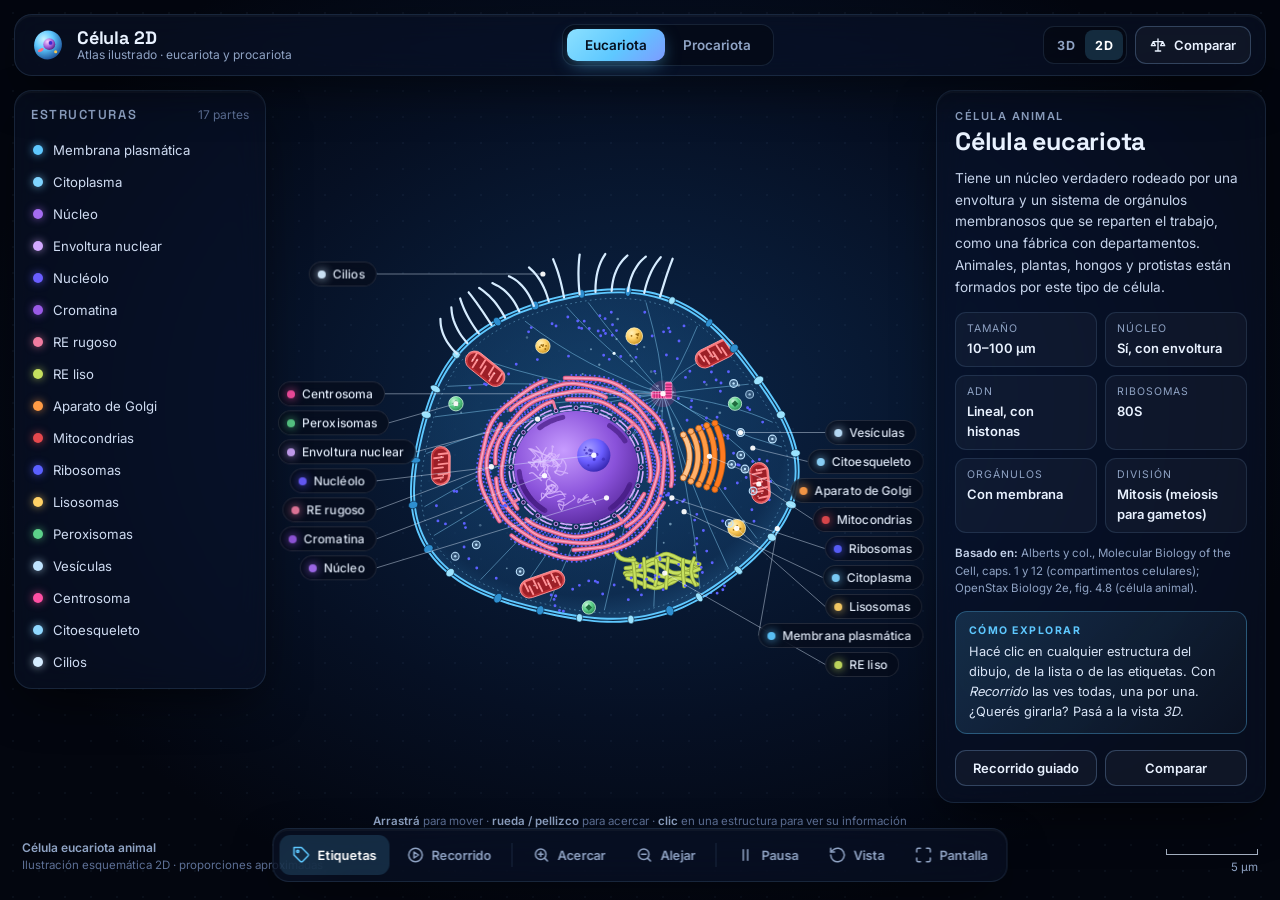
<file: index.html>
<!DOCTYPE html>
<html lang="es">
<head>
<meta charset="utf-8">
<meta name="viewport" content="width=device-width, initial-scale=1">
<title>Célula · Eucariota y Procariota</title>
<!-- Página de entrada: GitHub Pages abre index.html por defecto y esta redirige a la vista 2D (desde ahí se pasa a la 3D) -->
<meta http-equiv="refresh" content="0; url=celula2d.html">
<link rel="canonical" href="celula2d.html">
<script>location.replace('celula2d.html' + location.search + location.hash);</script>
<style>
  html, body { height: 100%; margin: 0; background: #03060f; color: #8fa3c4;
    font: 15px system-ui, -apple-system, "Segoe UI", Roboto, sans-serif; }
  body { display: grid; place-items: center; padding: 16px; box-sizing: border-box; text-align: center; }
  a { color: #5ec8ff; }
</style>
</head>
<body>
<p>Abriendo la célula… Si no se abre sola, <a href="celula2d.html">entrá acá</a>.</p>
</body>
</html>
</file>
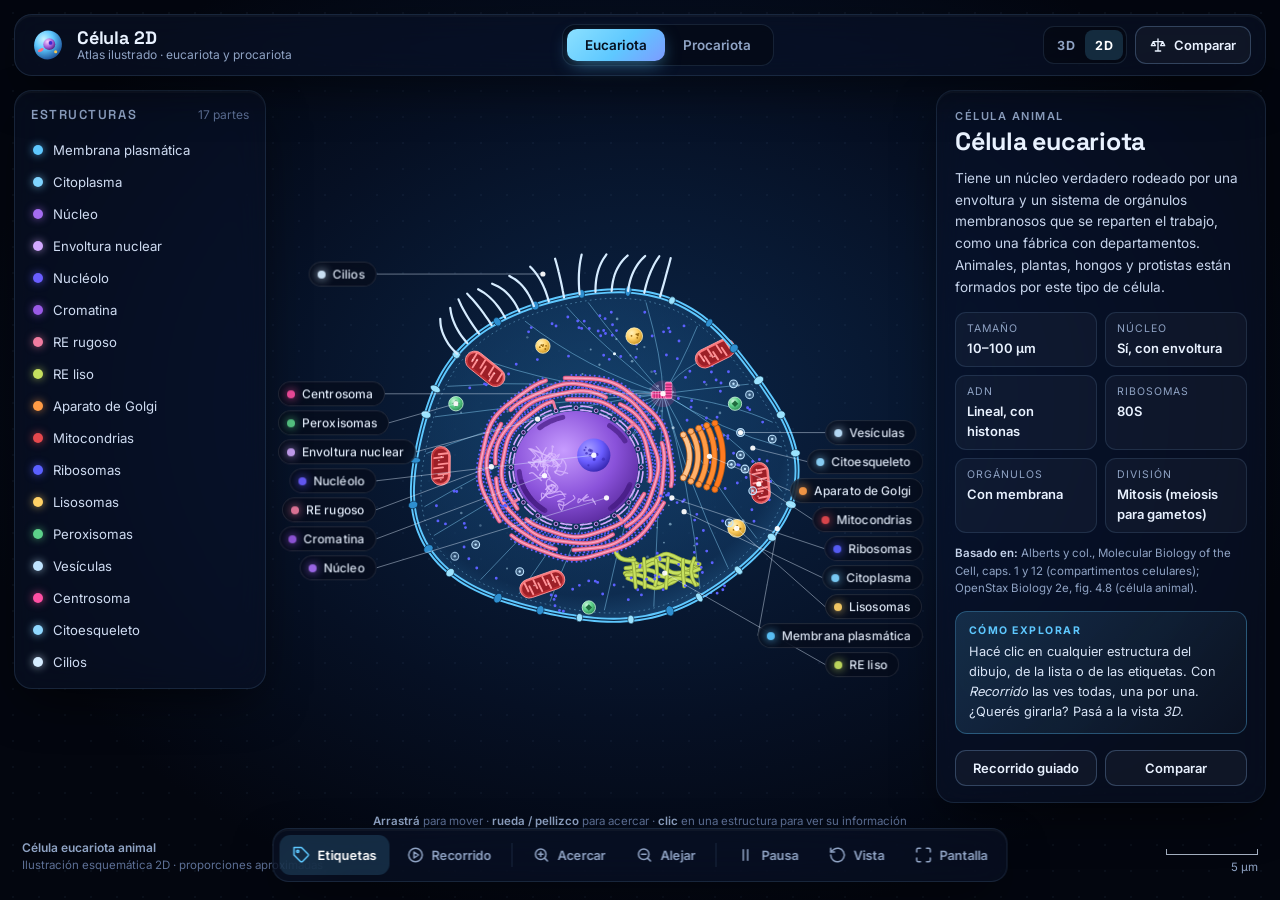
<file: celula2d.html>
<!DOCTYPE html>
<html lang="es">
<head>
<meta charset="utf-8">
<meta name="viewport" content="width=device-width, initial-scale=1, viewport-fit=cover">
<title>Célula 2D · Eucariota y Procariota</title>
<meta name="description" content="Ilustración 2D interactiva y animada de la célula eucariota (animal) y la célula procariota (bacteria), con sus partes señaladas.">
<link rel="stylesheet" href="fonts/fuentes.css">
<style>
:root{
  --bg:#03060f;
  --panel:rgba(10,18,36,.64);
  --panel-2:rgba(16,28,54,.72);
  --brd:rgba(150,200,255,.13);
  --brd-2:rgba(150,200,255,.26);
  --txt:#e9f2ff;
  --mut:#8fa3c4;
  --dim:#5d7096;
  --acc:#5ec8ff;
  --acc-2:#ff5fa2;
  --ok:#7ee0a8;
  --rad:18px;
  --shadow:0 18px 50px -12px rgba(0,0,0,.65), 0 2px 0 rgba(255,255,255,.03) inset;
  --ease:cubic-bezier(.22,.8,.24,1);
}
*{box-sizing:border-box;margin:0;padding:0}
html,body{height:100%;overflow:hidden;background:var(--bg);color:var(--txt);
  font-family:Inter,system-ui,-apple-system,"Segoe UI",Roboto,sans-serif;-webkit-font-smoothing:antialiased}
button{font:inherit;color:inherit;background:none;border:0;cursor:pointer}
#scene{position:fixed;inset:0;width:100vw;height:100vh;display:block;touch-action:none;outline:none}
#scene.hovering{cursor:pointer}
#lines{position:fixed;inset:0;width:100vw;height:100vh;pointer-events:none;z-index:2}
#lines path{fill:none;stroke:rgba(225,238,255,.5);stroke-width:1;transition:stroke .25s,opacity .3s}
#lines path.on{stroke:#fff;stroke-width:1.6}
#lines circle{fill:#fff;transition:opacity .3s}
#labels{position:fixed;inset:0;pointer-events:none;z-index:3}
.lbl{position:absolute;left:0;top:0;display:flex;align-items:center;gap:7px;padding:4px 11px 4px 8px;border-radius:999px;
  background:rgba(7,13,28,.74);border:1px solid rgba(255,255,255,.12);font-size:12px;font-weight:500;letter-spacing:.01em;
  white-space:nowrap;pointer-events:auto;cursor:pointer;backdrop-filter:blur(6px);-webkit-backdrop-filter:blur(6px);
  transition:opacity .35s var(--ease),background .2s,border-color .2s,box-shadow .2s;will-change:transform;opacity:0}
.lbl i{width:8px;height:8px;border-radius:50%;background:var(--c);box-shadow:0 0 10px var(--c);flex:none}
.lbl:hover,.lbl.on{background:rgba(18,32,62,.92);border-color:var(--c);box-shadow:0 0 0 3px color-mix(in srgb,var(--c) 22%,transparent)}
.lbl.on{font-weight:600}
#tip{position:fixed;z-index:20;pointer-events:none;padding:6px 10px;border-radius:9px;font-size:12px;font-weight:600;
  background:rgba(6,12,26,.9);border:1px solid var(--brd-2);opacity:0;transform:translate(14px,14px);transition:opacity .15s}
#tip.show{opacity:1}

.glass{background:var(--panel);border:1px solid var(--brd);box-shadow:var(--shadow);
  backdrop-filter:blur(16px) saturate(150%);-webkit-backdrop-filter:blur(16px) saturate(150%)}

/* ---------- header ---------- */
header.top{position:fixed;z-index:10;top:14px;left:14px;right:14px;height:62px;border-radius:var(--rad);
  display:flex;align-items:center;justify-content:space-between;padding:0 14px 0 16px;gap:12px}
.brand{display:flex;align-items:center;gap:12px;min-width:0}
.brand svg{flex:none}
.brand h1{font-family:"Space Grotesk",Inter,sans-serif;font-size:18px;font-weight:700;letter-spacing:-.01em;line-height:1.1}
.brand p{font-size:12px;color:var(--mut);white-space:nowrap;overflow:hidden;text-overflow:ellipsis}
.seg{position:relative;display:flex;padding:4px;border-radius:13px;background:rgba(0,0,0,.32);border:1px solid var(--brd)}
.seg button{position:relative;z-index:1;padding:8px 18px;font-size:13.5px;font-weight:600;color:var(--mut);border-radius:10px;transition:color .3s}
.seg button.on{color:#06101f}
.seg-ind{position:absolute;z-index:0;top:4px;bottom:4px;left:4px;border-radius:10px;
  background:linear-gradient(135deg,#8be0ff,#5ec8ff 55%,#7d9bff);box-shadow:0 6px 18px -4px rgba(94,200,255,.55);
  transition:transform .45s var(--ease),width .45s var(--ease),background .45s}
.seg.pro .seg-ind{background:linear-gradient(135deg,#9df3b9,#4fd38b 55%,#2fb5a0);box-shadow:0 6px 18px -4px rgba(79,211,139,.55)}
.top-actions{display:flex;gap:8px;align-items:center}
.btn{display:inline-flex;align-items:center;gap:8px;height:38px;padding:0 14px;border-radius:11px;font-size:13px;font-weight:600;
  border:1px solid var(--brd-2);background:rgba(255,255,255,.04);transition:background .2s,border-color .2s,transform .15s}
.btn:hover{background:rgba(255,255,255,.09);border-color:rgba(160,210,255,.4)}
.btn:active{transform:scale(.97)}
.btn svg{width:16px;height:16px}

.vsw{display:flex;padding:3px;border-radius:11px;background:rgba(0,0,0,.32);border:1px solid var(--brd)}
.vsw a,.vsw span{display:grid;place-items:center;height:30px;min-width:38px;padding:0 10px;border-radius:8px;font-size:12.5px;font-weight:700;
  color:var(--mut);text-decoration:none;letter-spacing:.02em;transition:background .2s,color .2s}
.vsw a:hover{background:rgba(255,255,255,.08);color:#fff}
.vsw .on{background:rgba(94,200,255,.18);color:#fff}

/* ---------- left list ---------- */
#list{position:fixed;z-index:9;top:90px;left:14px;width:252px;max-height:calc(100vh - 186px);border-radius:var(--rad);
  display:flex;flex-direction:column;overflow:hidden;transition:transform .5s var(--ease),opacity .5s}
.ph{display:flex;align-items:baseline;justify-content:space-between;padding:15px 16px 9px}
.ph h2{font-family:"Space Grotesk",Inter,sans-serif;font-size:13px;letter-spacing:.12em;text-transform:uppercase;color:var(--mut);font-weight:600}
.ph span{font-size:12px;color:var(--dim)}
#partList{list-style:none;overflow-y:auto;padding:2px 8px 10px;scrollbar-width:thin;scrollbar-color:rgba(150,200,255,.2) transparent}
#partList li{display:flex;align-items:center;gap:10px;padding:8px 10px;border-radius:10px;font-size:13.2px;cursor:pointer;
  color:#cfdcf2;transition:background .18s,color .18s;position:relative;opacity:0;transform:translateX(-8px);
  animation:liIn .5s var(--ease) forwards}
@keyframes liIn{to{opacity:1;transform:none}}
#partList li:hover{background:rgba(255,255,255,.055);color:#fff}
#partList li.on{background:linear-gradient(90deg,color-mix(in srgb,var(--c) 22%,transparent),rgba(255,255,255,.03));color:#fff;font-weight:600}
#partList li.on::before{content:"";position:absolute;left:0;top:8px;bottom:8px;width:3px;border-radius:3px;background:var(--c)}
#partList li i{width:10px;height:10px;border-radius:50%;background:var(--c);box-shadow:0 0 8px color-mix(in srgb,var(--c) 70%,transparent);flex:none}
#partList li small{margin-left:auto;font-size:10.5px;color:var(--dim);font-weight:500;text-transform:uppercase;letter-spacing:.06em}

/* ---------- right info ---------- */
#info{position:fixed;z-index:9;top:90px;right:14px;width:330px;max-height:calc(100vh - 186px);border-radius:var(--rad);
  overflow-y:auto;padding:18px 18px 16px;scrollbar-width:thin;scrollbar-color:rgba(150,200,255,.2) transparent;transition:opacity .3s}
#info.swap{animation:swap .45s var(--ease)}
@keyframes swap{from{opacity:0;transform:translateY(8px)}to{opacity:1;transform:none}}
.ip-kicker{font-size:11px;text-transform:uppercase;letter-spacing:.14em;color:var(--mut);font-weight:600}
.ip-head{display:flex;gap:12px;align-items:flex-start;margin-bottom:12px}
.ip-dot{width:38px;height:38px;border-radius:12px;flex:none;margin-top:2px;
  background:radial-gradient(circle at 32% 30%,#fff9 0,var(--c) 38%,color-mix(in srgb,var(--c) 45%,#000) 100%);box-shadow:0 8px 22px -6px var(--c)}
.ip-head h3{font-family:"Space Grotesk",Inter,sans-serif;font-size:21px;line-height:1.15;font-weight:700;letter-spacing:-.01em;margin-top:3px}
.ip-x{margin-left:auto;width:30px;height:30px;border-radius:9px;display:grid;place-items:center;color:var(--mut);flex:none;transition:background .2s,color .2s}
.ip-x:hover{background:rgba(255,255,255,.08);color:#fff}
#info p{font-size:13.6px;line-height:1.6;color:#c7d5ec}
#info h4{font-size:11px;text-transform:uppercase;letter-spacing:.13em;color:var(--mut);margin:16px 0 8px;font-weight:600}
#info ul{list-style:none;display:grid;gap:7px}
#info ul li{font-size:13.2px;line-height:1.5;color:#d3def0;padding-left:16px;position:relative}
#info ul li::before{content:"";position:absolute;left:2px;top:.62em;width:6px;height:6px;border-radius:2px;background:var(--c,var(--acc));transform:rotate(45deg)}
.ip-fact{margin-top:14px;padding:11px 13px;border-radius:12px;font-size:12.8px;line-height:1.55;color:#d8e4f6;
  background:linear-gradient(135deg,color-mix(in srgb,var(--c,#5ec8ff) 16%,transparent),rgba(255,255,255,.02));border:1px solid color-mix(in srgb,var(--c,#5ec8ff) 30%,transparent)}
.ip-fact b{display:block;font-size:10.5px;letter-spacing:.14em;text-transform:uppercase;margin-bottom:3px;color:var(--c,var(--acc))}
.ip-grid{display:grid;grid-template-columns:1fr 1fr;gap:8px;margin-top:14px}
.ip-grid div{padding:9px 11px;border-radius:11px;background:rgba(255,255,255,.035);border:1px solid var(--brd)}
.ip-grid span{display:block;font-size:10.5px;color:var(--mut);text-transform:uppercase;letter-spacing:.09em;margin-bottom:2px}
.ip-grid b{font-size:13px;font-weight:600}
.ip-actions{display:flex;gap:8px;margin-top:16px}
.ip-actions .btn{flex:1;justify-content:center;height:36px}
.ip-actions .btn.on{background:color-mix(in srgb,var(--c,#5ec8ff) 24%,transparent);border-color:var(--c,var(--acc))}
.ip-nav{display:flex;align-items:center;justify-content:space-between;margin-top:12px;font-size:12px;color:var(--mut)}
.ip-nav button{width:34px;height:30px;border-radius:9px;border:1px solid var(--brd);display:grid;place-items:center;transition:background .2s}
.ip-nav button:hover{background:rgba(255,255,255,.07)}
.ip-tags{display:flex;flex-wrap:wrap;gap:6px;margin-top:12px}
.ip-tags span{font-size:11.5px;padding:4px 9px;border-radius:999px;background:rgba(255,255,255,.05);border:1px solid var(--brd);color:#c9d7ee}

/* ---------- toolbar ---------- */
#toolbar{position:fixed;z-index:10;left:50%;bottom:18px;transform:translateX(-50%);display:flex;gap:4px;padding:6px;border-radius:16px}
.tb{position:relative;display:flex;align-items:center;gap:7px;height:40px;padding:0 13px;border-radius:11px;font-size:12.8px;font-weight:600;
  color:var(--mut);transition:background .2s,color .2s}
.tb svg{width:18px;height:18px;flex:none}
.tb:hover{background:rgba(255,255,255,.07);color:#fff}
.tb.on{color:#fff;background:rgba(94,200,255,.16)}
.tb.on svg{color:var(--acc)}
.sep{width:1px;margin:8px 3px;background:var(--brd)}
#hint{position:fixed;z-index:8;left:50%;bottom:72px;transform:translateX(-50%);font-size:11.5px;color:var(--dim);white-space:nowrap;
  transition:opacity .6s;pointer-events:none;text-align:center}
#hint b{color:var(--mut);font-weight:600}
#scale{position:fixed;z-index:8;right:22px;bottom:26px;display:flex;flex-direction:column;align-items:flex-end;gap:5px;font-size:11.5px;color:var(--mut);pointer-events:none}
#scale .bar{height:6px;border:1.5px solid rgba(220,235,255,.75);border-top:0;transition:width .25s}
#badge{position:fixed;z-index:8;left:22px;bottom:26px;font-size:11.5px;color:var(--dim);pointer-events:none;line-height:1.5}
#badge b{display:block;color:var(--mut);font-size:12px;font-weight:600}

/* ---------- modal ---------- */
.modal{position:fixed;inset:0;z-index:40;display:grid;place-items:center;padding:20px;background:rgba(2,5,12,.55);
  backdrop-filter:blur(6px);-webkit-backdrop-filter:blur(6px);transition:opacity .35s}
.modal.hidden{opacity:0;pointer-events:none}
.modal .card{width:min(860px,100%);max-height:calc(100vh - 40px);overflow:auto;border-radius:22px;padding:24px 24px 20px;
  background:var(--panel-2);transform:translateY(0) scale(1);transition:transform .45s var(--ease)}
.modal.hidden .card{transform:translateY(16px) scale(.98)}
.card-h{display:flex;align-items:center;justify-content:space-between;margin-bottom:6px}
.card-h h2{font-family:"Space Grotesk",Inter,sans-serif;font-size:24px;letter-spacing:-.01em}
.card .sub{font-size:13.5px;color:var(--mut);margin-bottom:16px}
table.cmp{width:100%;border-collapse:separate;border-spacing:0;font-size:13.4px}
table.cmp th,table.cmp td{padding:10px 12px;text-align:left;border-bottom:1px solid var(--brd);vertical-align:top;line-height:1.45}
table.cmp thead th{font-family:"Space Grotesk",Inter,sans-serif;font-size:14px;position:sticky;top:-24px;background:var(--panel-2)}
table.cmp thead th:nth-child(2){color:#8be0ff}
table.cmp thead th:nth-child(3){color:#7ee0a8}
table.cmp tbody th{color:var(--mut);font-weight:600;width:24%}
table.cmp tbody tr:hover td,table.cmp tbody tr:hover th{background:rgba(255,255,255,.025)}
.same{margin-top:16px;padding:12px 14px;border-radius:13px;font-size:13.2px;line-height:1.55;background:rgba(126,224,168,.08);border:1px solid rgba(126,224,168,.25);color:#d4f5e2}

/* ---------- loader ---------- */
#loader{position:fixed;inset:0;z-index:50;display:grid;place-items:center;background:radial-gradient(ellipse at 50% 45%,#0b1d3a 0,#03060f 70%);transition:opacity .9s ease,visibility .9s}
#loader.done{opacity:0;visibility:hidden}
#loader .ld{display:flex;flex-direction:column;align-items:center;gap:22px;text-align:center;padding:24px}
#loader p{color:var(--mut);font-size:14px;line-height:1.6}
#loader small{color:var(--dim)}
.blob{width:86px;height:86px;border-radius:50%;position:relative;
  background:radial-gradient(circle at 35% 30%,#bff0ff 0,#5ec8ff 30%,#1d5fa8 75%);box-shadow:0 0 60px -6px rgba(94,200,255,.6);animation:morph 3.2s ease-in-out infinite}
.blob::after{content:"";position:absolute;inset:28%;border-radius:50%;background:radial-gradient(circle at 40% 35%,#f1c2ff,#9b4dca 60%,#5b2380);animation:morph 2.6s ease-in-out infinite reverse}
@keyframes morph{0%,100%{border-radius:50% 48% 52% 50%/50% 52% 48% 50%;transform:rotate(0) scale(1)}
  33%{border-radius:58% 42% 50% 50%/45% 55% 45% 55%;transform:rotate(60deg) scale(1.04)}
  66%{border-radius:45% 55% 42% 58%/55% 45% 58% 42%;transform:rotate(120deg) scale(.97)}}
#loader.err .blob{filter:grayscale(1) brightness(.6);animation:none}

/* ---------- responsive ---------- */
@media (max-width:1100px){ #info{width:290px} #list{width:226px} }
@media (max-width:860px){
  header.top{top:10px;left:10px;right:10px;height:56px;padding:0 8px 0 12px}
  .brand p{display:none}
  .brand h1{font-size:16px}
  .seg button{padding:7px 12px;font-size:12.5px}
  .top-actions .btn span{display:none}
  .top-actions .btn{padding:0 10px}
  #list{top:auto;bottom:74px;left:10px;right:10px;width:auto;max-height:none;border-radius:14px}
  #list .ph{display:none}
  #partList{display:flex;gap:6px;overflow-x:auto;overflow-y:hidden;padding:7px;scrollbar-width:none}
  #partList::-webkit-scrollbar{display:none}
  #partList li{flex:none;padding:7px 11px;font-size:12.5px;white-space:nowrap;border:1px solid var(--brd)}
  #partList li small{display:none}
  #partList li.on::before{display:none}
  #info{top:auto;bottom:136px;left:10px;right:10px;width:auto;max-height:40vh;border-radius:16px;padding:14px}
  #info.collapsed{display:none}
  #toolbar{bottom:12px;left:10px;right:10px;transform:none;justify-content:space-between;overflow-x:auto;scrollbar-width:none}
  .tb span{display:none}
  .tb{padding:0 11px}
  .sep{display:none}
  #hint,#badge{display:none}
  #scale{right:16px;bottom:auto;top:78px}
}
@media (max-width:540px){ .brand div{display:none} }
@media (max-width:420px){ .brand h1{font-size:14px} .brand svg{width:26px;height:26px} .seg button{padding:7px 9px} }
@media (prefers-reduced-motion:reduce){ *{animation-duration:.01ms!important;transition-duration:.01ms!important} }
/* ---------- específico de la versión 2D ---------- */
.bgl{position:fixed;inset:0;transition:opacity 1.2s ease;pointer-events:none}
#bgEuk{background:radial-gradient(ellipse at 50% 45%,#0b2547 0,#061024 45%,#03060f 75%)}
#bgPro{background:radial-gradient(ellipse at 50% 45%,#08352f 0,#05181c 45%,#03060f 75%);opacity:0}
body.pro #bgEuk{opacity:0} body.pro #bgPro{opacity:1}
#grid{position:fixed;inset:0;pointer-events:none;opacity:.5;
  background-image:radial-gradient(rgba(150,200,255,.09) 1px,transparent 1.2px);background-size:26px 26px}
#stage{position:fixed;inset:0;width:100vw;height:100vh;display:block;touch-action:none;outline:none;cursor:grab;
  -webkit-user-select:none;user-select:none}
#stage.dragging{cursor:grabbing}
#stage .part{cursor:pointer;transition:opacity .45s var(--ease),filter .25s}
#stage .part.hov{filter:brightness(1.3) drop-shadow(0 0 5px var(--c))}
#stage .part.sel{animation:selGlow 1.8s ease-in-out infinite}
@keyframes selGlow{0%,100%{filter:brightness(1.15) drop-shadow(0 0 3px var(--c))}50%{filter:brightness(1.5) drop-shadow(0 0 11px var(--c))}}
#stage.iso .part:not(.sel){opacity:.1}
#stage .hit{fill:none;stroke:transparent;stroke-width:16;pointer-events:stroke}
#stage .nohit{pointer-events:none}
.cellg{transition:opacity .7s var(--ease),transform .9s var(--ease),visibility 0s;transform-box:fill-box;transform-origin:center}
.cellg.off{opacity:0;transform:scale(.82) rotate(-8deg);visibility:hidden;transition:opacity .7s var(--ease),transform .9s var(--ease),visibility 0s .9s}
.cellg.off *{pointer-events:none!important}
.vsw{display:flex;padding:3px;border-radius:11px;background:rgba(0,0,0,.32);border:1px solid var(--brd)}
.vsw a,.vsw span{display:grid;place-items:center;height:30px;min-width:38px;padding:0 10px;border-radius:8px;font-size:12.5px;font-weight:700;
  color:var(--mut);text-decoration:none;letter-spacing:.02em;transition:background .2s,color .2s}
.vsw a:hover{background:rgba(255,255,255,.08);color:#fff}
.vsw .on{background:rgba(94,200,255,.18);color:#fff}
@media (max-width:860px){ .vsw a,.vsw span{min-width:30px;padding:0 8px} }
a.btn{text-decoration:none}
.ip-detail{width:100%;justify-content:center;margin-top:8px;height:40px;
  background:color-mix(in srgb,var(--c,#5ec8ff) 20%,transparent);border-color:color-mix(in srgb,var(--c,#5ec8ff) 70%,transparent)}
.ip-detail:hover{background:color-mix(in srgb,var(--c,#5ec8ff) 32%,transparent)}
.ip-src{margin-top:12px;font-size:11.5px!important;line-height:1.5!important;color:var(--mut)!important}
.ip-src b{color:#c7d5ec;font-weight:600}
.src{margin-top:16px}
.src h4{font-size:11px;text-transform:uppercase;letter-spacing:.13em;color:var(--mut);margin-bottom:8px;font-weight:600}
.src ol{padding-left:20px;display:grid;gap:6px;font-size:12px;line-height:1.45;color:#b9c8e2}
.src a{color:var(--acc);word-break:break-all}
</style>
<!-- Textos de cada estructura (compartidos con la versión 3D) -->
<script src="datos.js"></script>
</head>
<body>
<div class="bgl" id="bgEuk"></div><div class="bgl" id="bgPro"></div><div id="grid"></div>
<svg id="stage" tabindex="0" role="img" aria-label="Ilustración interactiva de la célula">
  <defs>
    <radialGradient id="gCyto" cx="45%" cy="40%" r="70%"><stop offset="0" stop-color="#1d5a8c" stop-opacity=".55"/><stop offset=".75" stop-color="#14406e" stop-opacity=".5"/><stop offset="1" stop-color="#3b8fd0" stop-opacity=".55"/></radialGradient>
    <radialGradient id="gNuc" cx="40%" cy="35%" r="70%"><stop offset="0" stop-color="#c79cff"/><stop offset=".6" stop-color="#8a52da"/><stop offset="1" stop-color="#5a2a9e"/></radialGradient>
    <radialGradient id="gNucleolo" cx="35%" cy="30%" r="75%"><stop offset="0" stop-color="#a69dff"/><stop offset=".55" stop-color="#6a5dff"/><stop offset="1" stop-color="#3626b0"/></radialGradient>
    <linearGradient id="gMito" x1="0" y1="0" x2="0" y2="1"><stop offset="0" stop-color="#ff7b7f"/><stop offset="1" stop-color="#b8262c"/></linearGradient>
    <radialGradient id="gLyso" cx="35%" cy="30%" r="75%"><stop offset="0" stop-color="#fff0b8"/><stop offset=".5" stop-color="#ffd166"/><stop offset="1" stop-color="#c8901e"/></radialGradient>
    <radialGradient id="gPerox" cx="35%" cy="30%" r="75%"><stop offset="0" stop-color="#c9f5da"/><stop offset=".5" stop-color="#5cd18a"/><stop offset="1" stop-color="#2a8a52"/></radialGradient>
    <radialGradient id="gProCyto" cx="50%" cy="40%" r="65%"><stop offset="0" stop-color="#2a6aa8" stop-opacity=".55"/><stop offset="1" stop-color="#5fa8e8" stop-opacity=".5"/></radialGradient>
    <radialGradient id="gIncl" cx="35%" cy="30%" r="75%"><stop offset="0" stop-color="#ffe0c2"/><stop offset=".55" stop-color="#f4a261"/><stop offset="1" stop-color="#b8662a"/></radialGradient>
  </defs>
  <g id="world"></g>
</svg>
<svg id="lines" aria-hidden="true"></svg>
<div id="labels"></div>
<div id="tip"></div>

<header class="top glass">
  <div class="brand">
    <svg width="34" height="34" viewBox="0 0 40 40" aria-hidden="true">
      <defs>
        <radialGradient id="lg1" cx="35%" cy="30%" r="75%"><stop offset="0" stop-color="#c8f3ff"/><stop offset=".45" stop-color="#5ec8ff"/><stop offset="1" stop-color="#1b4f96"/></radialGradient>
        <radialGradient id="lg2" cx="35%" cy="30%" r="75%"><stop offset="0" stop-color="#f6d0ff"/><stop offset=".6" stop-color="#a05cd6"/><stop offset="1" stop-color="#55207f"/></radialGradient>
      </defs>
      <path d="M20 3c8.8 0 16 6.6 16.4 15.6.5 9.6-6.9 18.2-16.6 18.4C10.4 37.2 3.4 30 3.6 20.6 3.8 10.6 11 3 20 3z" fill="url(#lg1)"/>
      <circle cx="21.5" cy="19" r="7" fill="url(#lg2)"/>
      <circle cx="23" cy="17.6" r="2.2" fill="#3b2bd1"/>
      <ellipse cx="11.5" cy="26" rx="3.6" ry="1.8" fill="#ff6b81" transform="rotate(-25 11.5 26)"/>
      <circle cx="29" cy="28" r="1.8" fill="#f9c74f"/>
    </svg>
    <div><h1>Célula 2D</h1><p>Atlas ilustrado · eucariota y procariota</p></div>
  </div>
  <div class="seg" id="seg" role="tablist" aria-label="Tipo de célula">
    <span class="seg-ind"></span>
    <button data-cell="euk" class="on" role="tab">Eucariota</button>
    <button data-cell="pro" role="tab">Procariota</button>
  </div>
  <div class="top-actions">
    <div class="vsw" role="group" aria-label="Tipo de vista">
      <a id="lnk3d" href="celula.html" title="Volver al modelo 3D (V)">3D</a>
      <span class="on" aria-current="page">2D</span>
    </div>
    <button class="btn" id="btnCompare" title="Comparar ambos tipos de célula">
      <svg viewBox="0 0 24 24" fill="none" stroke="currentColor" stroke-width="2" stroke-linecap="round" stroke-linejoin="round"><path d="M12 3v18M5 7l-3 6h6zM19 7l-3 6h6zM5 7h14M8 21h8"/></svg>
      <span>Comparar</span>
    </button>
  </div>
</header>

<aside id="list" class="glass" aria-label="Estructuras de la célula">
  <div class="ph"><h2>Estructuras</h2><span id="count"></span></div>
  <ul id="partList"></ul>
</aside>

<aside id="info" class="glass" aria-live="polite"></aside>

<nav id="toolbar" class="glass" aria-label="Controles">
  <button class="tb on" id="tbLabels" title="Mostrar etiquetas (L)">
    <svg viewBox="0 0 24 24" fill="none" stroke="currentColor" stroke-width="2" stroke-linecap="round" stroke-linejoin="round"><path d="M20.59 13.41 13.42 20.58a2 2 0 0 1-2.83 0L2 12V2h10l8.59 8.59a2 2 0 0 1 0 2.82z"/><circle cx="7" cy="7" r="1.5"/></svg><span>Etiquetas</span></button>
  <button class="tb" id="tbTour" title="Recorrido guiado por todas las estructuras (T)">
    <svg viewBox="0 0 24 24" fill="none" stroke="currentColor" stroke-width="2" stroke-linecap="round" stroke-linejoin="round"><circle cx="12" cy="12" r="9"/><path d="m10 8 6 4-6 4z"/></svg><span>Recorrido</span></button>
  <span class="sep"></span>
  <button class="tb" id="tbZoomIn" title="Acercar (+)">
    <svg viewBox="0 0 24 24" fill="none" stroke="currentColor" stroke-width="2" stroke-linecap="round" stroke-linejoin="round"><circle cx="11" cy="11" r="7"/><path d="m20 20-3.5-3.5M11 8v6M8 11h6"/></svg><span>Acercar</span></button>
  <button class="tb" id="tbZoomOut" title="Alejar (−)">
    <svg viewBox="0 0 24 24" fill="none" stroke="currentColor" stroke-width="2" stroke-linecap="round" stroke-linejoin="round"><circle cx="11" cy="11" r="7"/><path d="m20 20-3.5-3.5M8 11h6"/></svg><span>Alejar</span></button>
  <span class="sep"></span>
  <button class="tb" id="tbPause" title="Pausar animación (Espacio)">
    <svg viewBox="0 0 24 24" fill="none" stroke="currentColor" stroke-width="2" stroke-linecap="round" stroke-linejoin="round"><path d="M9 5v14M15 5v14"/></svg><span>Pausa</span></button>
  <button class="tb" id="tbReset" title="Reiniciar vista (R)">
    <svg viewBox="0 0 24 24" fill="none" stroke="currentColor" stroke-width="2" stroke-linecap="round" stroke-linejoin="round"><path d="M3 12a9 9 0 1 0 3-6.7L3 8"/><path d="M3 3v5h5"/></svg><span>Vista</span></button>
  <button class="tb" id="tbFull" title="Pantalla completa (F)">
    <svg viewBox="0 0 24 24" fill="none" stroke="currentColor" stroke-width="2" stroke-linecap="round" stroke-linejoin="round"><path d="M8 3H5a2 2 0 0 0-2 2v3M21 8V5a2 2 0 0 0-2-2h-3M3 16v3a2 2 0 0 0 2 2h3M16 21h3a2 2 0 0 0 2-2v-3"/></svg><span>Pantalla</span></button>
</nav>

<div id="hint"><b>Arrastrá</b> para mover · <b>rueda / pellizco</b> para acercar · <b>clic</b> en una estructura para ver su información</div>
<div id="badge"><b id="badgeT">Célula eucariota animal</b><span id="badgeS">Ilustración esquemática 2D · proporciones aproximadas</span></div>
<div id="scale"><div class="bar"></div><span>—</span></div>

<div class="modal hidden" id="modal" role="dialog" aria-modal="true" aria-labelledby="cmpTitle">
  <div class="card glass">
    <div class="card-h"><h2 id="cmpTitle">Eucariota vs. Procariota</h2>
      <button class="ip-x" id="modalX" aria-label="Cerrar"><svg width="18" height="18" viewBox="0 0 24 24" fill="none" stroke="currentColor" stroke-width="2.2" stroke-linecap="round"><path d="M6 6l12 12M18 6 6 18"/></svg></button></div>
    <p class="sub">Las dos grandes organizaciones celulares de la vida. Las diferencias clave están en la compartimentación interna.</p>
    <table class="cmp" id="cmpTable"></table>
    <div class="same" id="cmpSame"></div>
    <div class="src"><h4>Fuentes consultadas</h4><ol id="cmpSrc"></ol></div>
  </div>
</div>

<script>
(function () {
'use strict';
if (!window.CELULA_DATOS) {
  document.body.insertAdjacentHTML('beforeend', '<p style="position:fixed;inset:0;display:grid;place-items:center;z-index:99;background:#03060f;color:#8fa3c4;padding:20px;text-align:center">No se encontraron los textos de la célula: el archivo <b>&nbsp;datos.js&nbsp;</b> tiene que estar junto a celula2d.html.</p>');
  return;
}
var D = window.CELULA_DATOS, INFO = D.INFO, CMP = D.CMP, PRES = D.PRES, FUENTES = D.FUENTES || [];

/* =========================================================
   Utilidades
   ========================================================= */
const $ = (s, r = document) => r.querySelector(s);
const TAU = Math.PI * 2;
const SVGNS = 'http://www.w3.org/2000/svg';
const f1 = (v) => (Math.round(v * 10) / 10).toString();
function rng(seed) {
  let a = seed >>> 0;
  return () => {
    a = (a + 0x6D2B79F5) | 0;
    let t = Math.imul(a ^ (a >>> 15), 1 | a);
    t = (t + Math.imul(t ^ (t >>> 7), 61 | t)) ^ t;
    return ((t ^ (t >>> 14)) >>> 0) / 4294967296;
  };
}
const R = rng(20261008);
const rr = (a, b) => a + (b - a) * R();
const ease = { inOut: (t) => (t < 0.5 ? 4 * t * t * t : 1 - Math.pow(-2 * t + 2, 3) / 2) };
function el(tag, attrs, parent) {
  const e = document.createElementNS(SVGNS, tag);
  for (const k in attrs) e.setAttribute(k, attrs[k]);
  if (parent) parent.appendChild(e);
  return e;
}
/* Curva suave (Catmull-Rom → Bézier) que pasa por todos los puntos */
function smooth(p, closed) {
  const n = p.length;
  let d = `M${f1(p[0][0])},${f1(p[0][1])}`;
  const last = closed ? n : n - 1;
  for (let i = 0; i < last; i++) {
    const p0 = closed ? p[(i - 1 + n) % n] : p[Math.max(0, i - 1)];
    const p1 = p[i], p2 = p[(i + 1) % n];
    const p3 = closed ? p[(i + 2) % n] : p[Math.min(n - 1, i + 2)];
    d += `C${f1(p1[0] + (p2[0] - p0[0]) / 6)},${f1(p1[1] + (p2[1] - p0[1]) / 6)} ${f1(p2[0] - (p3[0] - p1[0]) / 6)},${f1(p2[1] - (p3[1] - p1[1]) / 6)} ${f1(p2[0])},${f1(p2[1])}`;
  }
  return closed ? d + 'Z' : d;
}
function stadium(cx, cy, hL, r) {
  return `M${cx - hL},${cy - r}H${cx + hL}A${r},${r} 0 0 1 ${cx + hL},${cy + r}H${cx - hL}A${r},${r} 0 0 1 ${cx - hL},${cy - r}Z`;
}

/* Cada estructura es un <g class="part" data-id> que reúne todo lo que se dibuja de ella */
function makeCell(key) {
  const g = el('g', { class: 'cellg' + (key === 'euk' ? '' : ' off'), id: 'cell-' + key }, $('#world'));
  return { key, g, parts: {}, anchors: {}, tick: [] };
}
function part(cell, id) {
  if (cell.parts[id]) return cell.parts[id];
  const info = INFO[cell.key].parts.find((p) => p.id === id);
  const g = el('g', { class: 'part', 'data-id': id, style: '--c:' + info.color }, cell.g);
  cell.parts[id] = g;
  return g;
}
/* Trazo fino con una franja invisible más ancha para poder hacerle clic */
function stroke(parent, attrs) {
  const hit = el('path', { class: 'hit', d: attrs.d || '' }, parent);
  const vis = el('path', Object.assign({ fill: 'none', 'stroke-linecap': 'round', 'stroke-linejoin': 'round' }, attrs), parent);
  return { set(d) { vis.setAttribute('d', d); hit.setAttribute('d', d); }, vis, hit };
}

/* =========================================================
   CÉLULA EUCARIOTA (animal)
   ========================================================= */
const EC = { x: 500, y: 400, rx: 340, ry: 300 };
const NU = { x: 455, y: 415, rx: 112, ry: 102 };
function memR(a, t) { return 1 + 0.03 * Math.sin(3 * a + 0.5 * t) + 0.022 * Math.sin(5 * a - 0.37 * t + 1.3) + 0.014 * Math.sin(2 * a + 0.23 * t + 2.1); }
function memPt(a, t, s = 1) { const r = memR(a, t) * s; return [EC.x + EC.rx * r * Math.cos(a), EC.y + EC.ry * r * Math.sin(a)]; }
function memNormal(a) { const nx = EC.ry * Math.cos(a), ny = EC.rx * Math.sin(a), l = Math.hypot(nx, ny); return [nx / l, ny / l]; }
function memPath(t, s = 1) { const p = []; for (let i = 0; i < 90; i++) p.push(memPt((i / 90) * TAU, t, s)); return smooth(p, true); }
function inCell(x, y, s) { const a = Math.atan2((y - EC.y) / EC.ry, (x - EC.x) / EC.rx); return Math.hypot((x - EC.x) / EC.rx, (y - EC.y) / EC.ry) < s * memR(a, 0); }
function nucDist(x, y) { return Math.hypot((x - NU.x) / NU.rx, (y - NU.y) / NU.ry); }
function nucPt(a, dr = 0, wob = 0) { return [NU.x + (NU.rx + dr) * Math.cos(a) * (1 + wob), NU.y + (NU.ry + dr) * Math.sin(a) * (1 + wob)]; }

function buildEuk() {
  const c = makeCell('euk');
  c.bbox = { x: 150, y: 20, w: 700, h: 720 };
  c.center = [EC.x, EC.y]; c.radius = EC.rx; c.umPerUnit = 0.03; c.labelMode = 'sides';

  /* --- citoplasma: relleno + corrientes de partículas --- */
  const gCy = part(c, 'citoplasma');
  const cyto = el('path', { fill: 'url(#gCyto)' }, gCy);
  const parts = [];
  for (let i = 0; i < 70; i++) {
    const p = { rho: rr(0.25, 0.86), a0: rr(0, TAU), w: rr(0.03, 0.09) * (R() < 0.5 ? -1 : 1), e: el('circle', { r: f1(rr(1.4, 2.6)), fill: '#bfe9ff', opacity: f1(rr(0.25, 0.55)), class: 'nohit' }, gCy) };
    parts.push(p);
  }
  c.anchors.citoplasma = [650, 495];

  /* --- citoesqueleto: microtúbulos desde el centrosoma + corteza de actina --- */
  const CS = [612, 282];
  const gSk = part(c, 'citoesqueleto');
  const cortex = el('path', { fill: 'none', stroke: '#8fd8ff', 'stroke-width': 1.3, 'stroke-dasharray': '3 6', opacity: 0.55, class: 'nohit' }, gSk);
  const mts = [];
  for (let i = 0; i < 24; i++) {
    const a = (i / 24) * TAU + rr(-0.08, 0.08);
    const end = memPt(a, 0, 0.94);
    const mx = (CS[0] + end[0]) / 2 + rr(-30, 30), my = (CS[1] + end[1]) / 2 + rr(-30, 30);
    const d = `M${CS[0]},${CS[1]}Q${f1(mx)},${f1(my)} ${f1(end[0])},${f1(end[1])}`;
    const s = stroke(gSk, { d, stroke: '#8fd8ff', 'stroke-width': 1.6, opacity: 0.5 });
    mts.push(s.vis);
  }
  const sparks = [];
  for (let i = 0; i < 7; i++) sparks.push({ mt: mts[(i * 5 + 2) % mts.length], off: rr(0, 1), sp: rr(0.07, 0.13), e: el('circle', { r: 2.8, fill: '#e6f7ff', class: 'nohit' }, gSk) });
  c.anchors.citoesqueleto = [EC.x + 0.62 * (memPt(0.15, 0, 0.94)[0] - EC.x) + 70, 380];

  /* --- RE liso: túbulos ramificados (por debajo del RE rugoso, del que es continuación) --- */
  const gRel = part(c, 'rel');
  for (let i = 0; i < 6; i++) {
    const pts = [], y0 = 580 + i * 9;
    for (let k = 0; k < 7; k++) pts.push([548 + k * 21 + rr(-5, 5), y0 + Math.sin(k * 1.3 + i) * 10 + rr(-3, 3)]);
    const d = smooth(pts, false);
    el('path', { d, fill: 'none', stroke: '#8fa53a', 'stroke-width': 8, 'stroke-linecap': 'round' }, gRel);
    el('path', { d, fill: 'none', stroke: '#c6e05f', 'stroke-width': 5, 'stroke-linecap': 'round' }, gRel);
  }
  for (let i = 0; i < 6; i++) {
    const x = 558 + i * 22 + rr(-5, 5);
    const d = `M${f1(x)},${f1(578 + rr(-4, 4))}Q${f1(x + rr(-12, 12))},${604} ${f1(x + rr(-8, 8))},${f1(630 + rr(-3, 3))}`;
    el('path', { d, fill: 'none', stroke: '#8fa53a', 'stroke-width': 7, 'stroke-linecap': 'round' }, gRel);
    el('path', { d, fill: 'none', stroke: '#c6e05f', 'stroke-width': 4, 'stroke-linecap': 'round' }, gRel);
  }
  /* unión con la cisterna más externa del RE rugoso */
  { const p = nucPt(1.15, 61), d = `M${f1(p[0])},${f1(p[1])}Q${f1(p[0] + 4)},${f1(p[1] + 22)} 560,582`;
    el('path', { d, fill: 'none', stroke: '#8fa53a', 'stroke-width': 8, 'stroke-linecap': 'round' }, gRel);
    el('path', { d, fill: 'none', stroke: '#c6e05f', 'stroke-width': 5, 'stroke-linecap': 'round' }, gRel); }
  c.anchors.rel = [615, 606];

  /* --- RE rugoso: cisternas que rodean todo el núcleo, continuas con la envoltura nuclear --- */
  const gRer = part(c, 'rer');
  const rerRibs = el('g', {}, gRer);
  const NS = 3;
  for (let k = 0; k < 4; k++) {
    const dr = 22 + k * 13, off = k * 0.7 + 0.3;
    for (let j = 0; j < NS; j++) {
      const a0 = off + (j * TAU) / NS + 0.1, a1 = off + ((j + 1) * TAU) / NS - 0.1, pts = [], ribs = [];
      for (let i = 0; i <= 40; i++) {
        const a = a0 + ((a1 - a0) * i) / 40, w = 0.012 * Math.sin(a * 9 + k * 2);
        pts.push(nucPt(a, dr, w));
      }
      const d = smooth(pts, false);
      el('path', { d, fill: 'none', stroke: '#c94f7a', 'stroke-width': 8, 'stroke-linecap': 'round' }, gRer);
      el('path', { d, fill: 'none', stroke: '#f07ca0', 'stroke-width': 5.5, 'stroke-linecap': 'round' }, gRer);
      el('path', { d, fill: 'none', stroke: '#ffc6d8', 'stroke-width': 1.6, 'stroke-linecap': 'round', opacity: 0.8 }, gRer);
      for (let i = 1; i < 40; i++) {
        for (const sd of [-1, 1]) {
          const a = a0 + ((a1 - a0) * (i + (sd > 0 ? 0.5 : 0))) / 40, w = 0.012 * Math.sin(a * 9 + k * 2);
          const p = nucPt(a, dr + sd * 5.6, w);
          ribs.push(`M${f1(p[0])},${f1(p[1])}h0.01`);
        }
      }
      el('path', { d: ribs.join(''), stroke: '#5b60ff', 'stroke-width': 3.8, 'stroke-linecap': 'round' }, rerRibs);
    }
  }
  /* conexiones: la membrana nuclear externa se continúa con la primera cisterna */
  for (const a of [0.9, 2.6, 4.4, 5.6]) {
    const p0 = nucPt(a, 9), p1 = nucPt(a, 22);
    el('path', { d: `M${f1(p0[0])},${f1(p0[1])}L${f1(p1[0])},${f1(p1[1])}`, stroke: '#f07ca0', 'stroke-width': 5, 'stroke-linecap': 'round' }, gRer);
  }
  c.anchors.rer = nucPt(3.15, 41);

  /* --- ribosomas libres y polisomas --- */
  const gRib = part(c, 'ribosomas');
  const rd = [];
  let n = 0;
  while (n < 150) {
    const x = rr(170, 830), y = rr(90, 710);
    if (!inCell(x, y, 0.9) || nucDist(x, y) < 1.95) continue;
    rd.push(`M${f1(x)},${f1(y)}h0.01`); n++;
  }
  for (const [px, py, ang] of [[628, 470, 0.4], [330, 470, 2.0], [700, 640, -0.3], [420, 660, 1.1]]) {
    for (let i = 0; i < 8; i++) {
      const u = i / 7, x = px + Math.cos(ang) * (u * 44 - 22) + Math.sin(u * 9) * 5, y = py + Math.sin(ang) * (u * 44 - 22) + Math.cos(u * 9) * 5;
      rd.push(`M${f1(x)},${f1(y)}h0.01`);
    }
  }
  el('path', { d: rd.join(''), stroke: '#5b60ff', 'stroke-width': 5.2, 'stroke-linecap': 'round' }, gRib);
  c.anchors.ribosomas = [628, 470];

  /* --- mitocondrias --- */
  const gMi = part(c, 'mitocondrias');
  const mitos = [];
  for (const [x, y, rot, L] of [[288, 238, 35, 82], [705, 212, -28, 76], [785, 445, 82, 74], [392, 628, -22, 84], [212, 415, 92, 70]]) {
    const g = el('g', {}, gMi), W = 34;
    el('rect', { x: -L / 2, y: -W / 2, width: L, height: W, rx: W / 2, fill: 'url(#gMito)', stroke: '#ff9a9e', 'stroke-width': 1.5 }, g);
    el('rect', { x: -L / 2 + 4, y: -W / 2 + 4, width: L - 8, height: W - 8, rx: W / 2 - 4, fill: '#9c1f27' }, g);
    const cr = [];
    const nC = Math.round(L / 11);
    for (let i = 0; i < nC; i++) {
      const xx = -L / 2 + 12 + (i * (L - 24)) / (nC - 1), top = i % 2 === 0;
      cr.push(`M${f1(xx)},${top ? -W / 2 + 5 : W / 2 - 5}L${f1(xx + (top ? 2 : -2))},${top ? 4 : -4}`);
    }
    el('path', { d: cr.join(''), stroke: '#ff8f93', 'stroke-width': 3.4, 'stroke-linecap': 'round', fill: 'none' }, g);
    for (let i = 0; i < 4; i++) el('circle', { cx: f1(rr(-L / 2 + 10, L / 2 - 10)), cy: f1(rr(-6, 6)), r: 1.4, fill: '#ffd0d2', opacity: 0.8 }, g);
    mitos.push({ g, x, y, rot, ph: rr(0, TAU) });
  }
  c.anchors.mitocondrias = [785, 445];

  /* --- aparato de Golgi --- */
  const gGo = part(c, 'golgi');
  const GO = [588, 395];
  const gcol = ['#ffc58f', '#ffb06a', '#ff9b45', '#ff8a2e', '#ff7a1f'];
  for (let k = 0; k < 5; k++) {
    const r = 72 + k * 15, span = 0.5 - k * 0.025, pts = [];
    for (let i = 0; i <= 12; i++) { const a = -span + (2 * span * i) / 12; pts.push([GO[0] + r * Math.cos(a), GO[1] + r * Math.sin(a)]); }
    const d = smooth(pts, false);
    el('path', { d, fill: 'none', stroke: '#b55a14', 'stroke-width': 11, 'stroke-linecap': 'round' }, gGo);
    el('path', { d, fill: 'none', stroke: gcol[k], 'stroke-width': 8, 'stroke-linecap': 'round' }, gGo);
    for (const a of [-span - 0.07, span + 0.07]) el('circle', { cx: f1(GO[0] + r * Math.cos(a)), cy: f1(GO[1] + r * Math.sin(a)), r: 5.5, fill: gcol[k], stroke: '#b55a14', 'stroke-width': 1.5 }, gGo);
  }
  c.anchors.golgi = [GO[0] + 108, GO[1]];

  /* --- lisosomas y peroxisomas --- */
  const gLy = part(c, 'lisosomas');
  for (const [x, y, r] of [[560, 178, 15], [745, 525, 16], [395, 196, 13]]) {
    el('circle', { cx: x, cy: y, r, fill: 'url(#gLyso)', stroke: '#fff1b8', 'stroke-width': 1.5 }, gLy);
    for (let i = 0; i < 6; i++) { const a = rr(0, TAU), d = rr(0, r * 0.6); el('circle', { cx: f1(x + d * Math.cos(a)), cy: f1(y + d * Math.sin(a)), r: 1.6, fill: '#9a6a10' }, gLy); }
  }
  c.anchors.lisosomas = [745, 525];
  const gPe = part(c, 'peroxisomas');
  for (const [x, y, r] of [[238, 300, 13], [478, 668, 12], [742, 300, 12]]) {
    el('circle', { cx: x, cy: y, r, fill: 'url(#gPerox)', stroke: '#c9f5da', 'stroke-width': 1.5 }, gPe);
    el('rect', { x: x - r * 0.35, y: y - r * 0.35, width: r * 0.7, height: r * 0.7, fill: '#1f6b3e', transform: `rotate(45 ${x} ${y})` }, gPe);
  }
  c.anchors.peroxisomas = [238, 300];

  /* --- vesículas: salen del Golgi hacia la membrana y entran por endocitosis --- */
  const gVe = part(c, 'vesiculas');
  const ves = [];
  const vesShape = (x, y) => {
    const g = el('g', { transform: `translate(${x},${y})` }, gVe);
    el('circle', { r: 7, fill: 'rgba(191,228,255,.25)', stroke: '#bfe4ff', 'stroke-width': 2 }, g);
    el('circle', { r: 2.2, fill: '#bfe4ff' }, g);
    return g;
  };
  vesShape(752, 352); vesShape(760, 418);
  for (let i = 0; i < 7; i++) {
    const a = rr(-0.75, 0.75), from = [GO[0] + 138 * Math.cos(a * 0.6), GO[1] + 138 * Math.sin(a * 0.6)], to = memPt(a * 1.15, 0, 0.93);
    ves.push({ g: vesShape(0, 0), from, to, ctl: [(from[0] + to[0]) / 2 + rr(-30, 30), (from[1] + to[1]) / 2 + rr(-30, 30)], per: rr(6, 9), off: rr(0, 9) });
  }
  for (let i = 0; i < 3; i++) {
    const a = 2.3 + i * 0.22, from = memPt(a, 0, 0.95), to = [395 + rr(-10, 10), 610 + rr(-10, 10)];
    ves.push({ g: vesShape(0, 0), from, to, ctl: [(from[0] + to[0]) / 2 + rr(-20, 20), (from[1] + to[1]) / 2 - 20], per: rr(7, 10), off: rr(0, 9) });
  }
  c.anchors.vesiculas = [752, 352];

  /* --- centrosoma: dos centriolos perpendiculares --- */
  const gCe = part(c, 'centrosoma');
  el('circle', { cx: CS[0], cy: CS[1], r: 24, fill: '#ff4fa3', opacity: 0.18 }, gCe);
  const centriole = (x, y, rot) => {
    const g = el('g', { transform: `translate(${x},${y}) rotate(${rot})` }, gCe);
    el('rect', { x: -15, y: -6, width: 30, height: 12, rx: 3, fill: '#ff4fa3', stroke: '#ffc2df', 'stroke-width': 1.2 }, g);
    el('path', { d: 'M-10,-6V6M-5,-6V6M0,-6V6M5,-6V6M10,-6V6', stroke: '#8c1555', 'stroke-width': 1.4 }, g);
  };
  centriole(CS[0] - 6, CS[1] + 2, 0); centriole(CS[0] + 10, CS[1] - 6, 90);
  c.anchors.centrosoma = CS;

  /* --- núcleo: nucleoplasma, cromatina, nucléolo y envoltura con poros --- */
  const gNu = part(c, 'nucleo');
  el('ellipse', { cx: NU.x, cy: NU.y, rx: NU.rx, ry: NU.ry, fill: 'url(#gNuc)' }, gNu);
  c.anchors.nucleo = [510, 470];
  const gCr = part(c, 'cromatina');
  for (let i = 0; i < 7; i++) {
    const a0 = rr(0, TAU), a1 = a0 + rr(0.35, 0.7), pts = [];
    for (let k = 0; k <= 8; k++) pts.push(nucPt(a0 + ((a1 - a0) * k) / 8, -9));
    el('path', { d: smooth(pts, false), fill: 'none', stroke: '#4a1f88', 'stroke-width': 9, 'stroke-linecap': 'round', opacity: 0.75 }, gCr);
  }
  for (let i = 0; i < 22; i++) {
    let x = NU.x + rr(-70, 70), y = NU.y + rr(-60, 60);
    const pts = [];
    for (let k = 0; k < 9; k++) {
      pts.push([x, y]);
      x += rr(-16, 16); y += rr(-16, 16);
      if (nucDist(x, y) > 0.82) { x = (x + NU.x) / 2; y = (y + NU.y) / 2; }
    }
    if (pts.some(([px, py]) => Math.hypot(px - 487, py - 393) < 36)) continue;
    el('path', { d: smooth(pts, false), fill: 'none', stroke: '#dcbcff', 'stroke-width': 2.2, 'stroke-linecap': 'round', opacity: 0.75 }, gCr);
  }
  c.anchors.cromatina = [398, 430];
  const gNo = part(c, 'nucleolo');
  el('circle', { cx: 487, cy: 393, r: 30, fill: 'url(#gNucleolo)' }, gNo);
  for (let i = 0; i < 14; i++) { const a = rr(0, TAU), d = rr(0, 24); el('circle', { cx: f1(487 + d * Math.cos(a)), cy: f1(393 + d * Math.sin(a)), r: f1(rr(1.5, 3)), fill: '#3a2bb8', opacity: 0.7 }, gNo); }
  c.anchors.nucleolo = [487, 393];
  const gEn = part(c, 'envoltura');
  const NP = 20, gap = 0.07;
  const env = [];
  for (let k = 0; k < NP; k++) {
    const a0 = (k / NP) * TAU + gap, a1 = ((k + 1) / NP) * TAU - gap;
    for (const dr of [2, 9]) {
      const pts = [];
      for (let i = 0; i <= 6; i++) pts.push(nucPt(a0 + ((a1 - a0) * i) / 6, dr));
      env.push(smooth(pts, false));
    }
    const pa = ((k + 1) / NP) * TAU, p = nucPt(pa, 5.5);
    el('circle', { cx: f1(p[0]), cy: f1(p[1]), r: 3.4, fill: '#2b1450', stroke: '#d2a8ff', 'stroke-width': 1.6 }, gEn);
  }
  stroke(gEn, { d: env.join(''), stroke: '#d2a8ff', 'stroke-width': 3 });
  c.anchors.envoltura = nucPt(-2.2, 6);

  /* --- membrana plasmática (bicapa + proteínas) y cilios --- */
  const gMe = part(c, 'membrana');
  const memOut = stroke(gMe, { stroke: '#5ec8ff', 'stroke-width': 9 });
  const memIn = el('path', { fill: 'none', stroke: '#0b2a4a', 'stroke-width': 2.2, class: 'nohit' }, gMe);
  const prots = [];
  for (let i = 0; i < 26; i++) {
    const a = (i / 26) * TAU + rr(-0.05, 0.05);
    prots.push({ a, e: el('ellipse', { rx: f1(rr(5, 7)), ry: f1(rr(7, 10)), fill: R() < 0.5 ? '#2e8fd0' : '#9be3ff', stroke: '#06223d', 'stroke-width': 1 }, gMe) });
  }
  c.anchors.membrana = memPt(0.42, 0);
  const gCi = part(c, 'cilios');
  const cil = [];
  for (let i = 0; i < 15; i++) cil.push({ a: -2.45 + i * 0.085, s: stroke(gCi, { stroke: '#d6ecff', 'stroke-width': 4 }), i });
  c.anchors.cilios = (() => { const b = memPt(-1.85, 0), nn = memNormal(-1.85); return [b[0] + nn[0] * 52, b[1] + nn[1] * 52]; })();

  c.tick.push((t) => {
    cyto.setAttribute('d', memPath(t));
    memOut.set(memPath(t));
    memIn.setAttribute('d', memPath(t));
    cortex.setAttribute('d', memPath(t, 0.955));
    for (const p of prots) {
      const q = memPt(p.a, t), deg = (Math.atan2(memNormal(p.a)[1], memNormal(p.a)[0]) * 180) / Math.PI;
      p.e.setAttribute('transform', `translate(${f1(q[0])},${f1(q[1])}) rotate(${f1(deg + 90)})`);
    }
    for (const p of parts) {
      const a = p.a0 + p.w * t;
      p.e.setAttribute('cx', f1(EC.x + EC.rx * p.rho * Math.cos(a)));
      p.e.setAttribute('cy', f1(EC.y + EC.ry * p.rho * Math.sin(a)));
    }
    for (const s of sparks) {
      const L = s.mt.getTotalLength(), u = (s.off + t * s.sp) % 1, q = s.mt.getPointAtLength(u * L);
      s.e.setAttribute('cx', f1(q.x)); s.e.setAttribute('cy', f1(q.y));
      s.e.setAttribute('opacity', f1(Math.sin(u * Math.PI)));
    }
    for (const m of mitos) {
      m.g.setAttribute('transform', `translate(${f1(m.x + 3 * Math.sin(t * 0.4 + m.ph))},${f1(m.y + 3 * Math.cos(t * 0.33 + m.ph))}) rotate(${f1(m.rot + 4 * Math.sin(t * 0.25 + m.ph))})`);
    }
    for (const v of ves) {
      const u = ((t + v.off) % v.per) / v.per, k = 1 - u;
      const x = k * k * v.from[0] + 2 * k * u * v.ctl[0] + u * u * v.to[0], y = k * k * v.from[1] + 2 * k * u * v.ctl[1] + u * u * v.to[1];
      v.g.setAttribute('transform', `translate(${f1(x)},${f1(y)})`);
      v.g.setAttribute('opacity', f1(Math.min(1, Math.sin(u * Math.PI) * 3)));
    }
    for (const ci of cil) {
      const b = memPt(ci.a, t), nn = memNormal(ci.a), base = Math.atan2(nn[1], nn[0]);
      const bend = 0.75 * Math.sin(t * 3.4 - ci.i * 0.55), pts = [b];
      let x = b[0], y = b[1];
      for (let k = 1; k <= 6; k++) {
        const s = k / 6, ang = base + bend * Math.pow(s, 1.4);
        x += Math.cos(ang) * 12; y += Math.sin(ang) * 12;
        pts.push([x, y]);
      }
      ci.s.set(smooth(pts, false));
    }
  });
  return c;
}

/* =========================================================
   CÉLULA PROCARIOTA (bacilo)
   ========================================================= */
const PC = { x: 560, y: 400, hL: 230, r: 85 };
/* Punto y normal sobre el contorno de un estadio, s ∈ [0,1) */
function stadPt(s, r) {
  const L1 = 2 * PC.hL, L2 = Math.PI * r, P = 2 * L1 + 2 * L2;
  let d = (((s % 1) + 1) % 1) * P;
  if (d < L1) return { x: PC.x - PC.hL + d, y: PC.y - r, nx: 0, ny: -1 };
  d -= L1;
  if (d < L2) { const a = -Math.PI / 2 + d / r; return { x: PC.x + PC.hL + r * Math.cos(a), y: PC.y + r * Math.sin(a), nx: Math.cos(a), ny: Math.sin(a) }; }
  d -= L2;
  if (d < L1) return { x: PC.x + PC.hL - d, y: PC.y + r, nx: 0, ny: 1 };
  d -= L1;
  const a = Math.PI / 2 + d / r;
  return { x: PC.x - PC.hL + r * Math.cos(a), y: PC.y + r * Math.sin(a), nx: Math.cos(a), ny: Math.sin(a) };
}
function inRod(x, y, r) { const cx = Math.max(PC.x - PC.hL, Math.min(PC.x + PC.hL, x)); return Math.hypot(x - cx, y - PC.y) < r; }

function buildPro() {
  const c = makeCell('pro');
  c.bbox = { x: -90, y: 160, w: 1030, h: 420 };
  c.center = [PC.x, PC.y]; c.radius = PC.hL + PC.r; c.umPerUnit = 0.0042; c.labelMode = 'rows';
  const { x: X, y: Y, hL, r } = PC;

  /* --- flagelo: cuerpo basal, gancho y filamento helicoidal --- */
  const gFl = part(c, 'flagelo');
  const flag = stroke(gFl, { stroke: '#27a065', 'stroke-width': 5 });
  el('path', { d: `M${X - hL - r - 14},${Y}q-10,-2 -16,6`, fill: 'none', stroke: '#1d7a4c', 'stroke-width': 7, 'stroke-linecap': 'round' }, gFl);
  for (const dx of [6, -4, -12]) el('rect', { x: X - hL - r + dx - 3, y: Y - 11, width: 6, height: 22, rx: 2, fill: '#27a065', stroke: '#b6f0d0', 'stroke-width': 1 }, gFl);
  c.anchors.flagelo = [X - hL - r - 210, Y];

  /* --- pili y fimbrias --- */
  const gPi = part(c, 'pili');
  const pili = [];
  for (let i = 0; i < 30; i++) {
    const s = i / 30 + rr(-0.008, 0.008), b = stadPt(s, r + 19);
    if (b.nx < -0.6) continue;
    pili.push({ b, L: rr(42, 62), ph: rr(0, TAU), s: stroke(gPi, { stroke: '#5fd39a', 'stroke-width': 2 }) });
  }
  const sexB = stadPt(0.16, r + 19);
  pili.push({ b: sexB, L: 175, ph: 0, sex: true, s: stroke(gPi, { stroke: '#5fd39a', 'stroke-width': 3.2 }) });
  c.anchors.pili = [sexB.x + 40, sexB.y - 120];

  /* --- cápsula, pared y membrana --- */
  const gCa = part(c, 'capsula');
  el('path', { d: stadium(X, Y, hL, r + 42), fill: '#2bb673', 'fill-opacity': 0.2, stroke: '#5fe3a0', 'stroke-width': 2, 'stroke-dasharray': '2 7', 'stroke-linecap': 'round' }, gCa);
  c.anchors.capsula = [X - 120, Y - r - 30];
  const gPa = part(c, 'pared');
  /* Envoltura Gram negativa: peptidoglucano delgado y, por fuera, la membrana externa */
  el('path', { d: stadium(X, Y, hL, r + 9), fill: 'none', stroke: '#a8322a', 'stroke-width': 4, 'stroke-dasharray': '3 3', class: 'nohit' }, gPa);
  stroke(gPa, { d: stadium(X, Y, hL, r + 17), stroke: '#e05a4b', 'stroke-width': 6 });
  el('path', { d: stadium(X, Y, hL, r + 17), fill: 'none', stroke: '#6e1a12', 'stroke-width': 1.3, class: 'nohit' }, gPa);
  c.anchors.pared = [X + 60, Y + r + 17];
  const gCy = part(c, 'citoplasma');
  el('path', { d: stadium(X, Y, hL, r - 1), fill: 'url(#gProCyto)' }, gCy);
  const gMe = part(c, 'membrana');
  stroke(gMe, { d: stadium(X, Y, hL, r + 2), stroke: '#f4d03f', 'stroke-width': 6 });
  el('path', { d: stadium(X, Y, hL, r + 2), fill: 'none', stroke: '#7a5a00', 'stroke-width': 1.3, class: 'nohit' }, gMe);
  c.anchors.membrana = [X + 190, Y - r - 2];
  const dots = [];
  for (let i = 0; i < 50; i++) {
    let x, y;
    do { x = rr(X - hL - r, X + hL + r); y = rr(Y - r, Y + r); } while (!inRod(x, y, r - 8));
    dots.push({ x, y, ph: rr(0, TAU), e: el('circle', { r: f1(rr(1.3, 2.3)), fill: '#cfe8ff', opacity: f1(rr(0.25, 0.5)), class: 'nohit' }, gCy) });
  }
  c.anchors.citoplasma = [X + hL + 10, Y + 30];

  /* --- nucleoide: ADN circular superenrollado --- */
  const gNd = part(c, 'nucleoide');
  el('ellipse', { cx: X, cy: Y, rx: 150, ry: 55, fill: '#e63946', opacity: 0.12 }, gNd);
  const npts = [];
  for (let i = 0; i < 160; i++) {
    const u = (i / 160) * TAU;
    npts.push([X + 118 * Math.cos(u) + 24 * Math.cos(9 * u + 0.5) + 12 * Math.sin(14 * u), Y + 30 * Math.sin(u) + 20 * Math.sin(11 * u + 1) + 9 * Math.cos(7 * u)]);
  }
  stroke(gNd, { d: smooth(npts, true), stroke: '#ff5a66', 'stroke-width': 2.2 });
  c.anchors.nucleoide = [X - 30, Y - 8];

  /* --- plásmidos --- */
  const gPl = part(c, 'plasmidos');
  for (const [x, y, rp] of [[340, 352, 15], [772, 448, 13], [738, 348, 11]]) {
    const pts = [];
    for (let i = 0; i < 40; i++) { const u = (i / 40) * TAU; pts.push([x + (rp + 2.5 * Math.sin(8 * u)) * Math.cos(u), y + (rp + 2.5 * Math.sin(8 * u)) * Math.sin(u) * 0.8]); }
    stroke(gPl, { d: smooth(pts, true), stroke: '#7bed9f', 'stroke-width': 2.6 });
  }
  c.anchors.plasmidos = [340, 352];

  /* --- inclusiones --- */
  const gIn = part(c, 'inclusiones');
  for (const [x, y, ri] of [[318, 440, 13], [808, 392, 12], [672, 470, 10], [452, 336, 9]]) el('circle', { cx: x, cy: y, r: ri, fill: 'url(#gIncl)', stroke: '#ffd9b5', 'stroke-width': 1.3 }, gIn);
  c.anchors.inclusiones = [318, 440];

  /* --- ribosomas 70S --- */
  const gRi = part(c, 'ribosomas');
  const rd = [];
  let n = 0;
  while (n < 110) {
    const x = rr(X - hL - r, X + hL + r), y = rr(Y - r, Y + r);
    if (!inRod(x, y, r - 9) || Math.hypot((x - X) / 150, (y - Y) / 55) < 1) continue;
    rd.push(`M${f1(x)},${f1(y)}h0.01`); n++;
  }
  rd.push(`M${X + 150},${Y - 50}h0.01`);
  el('path', { d: rd.join(''), stroke: '#8f95f0', 'stroke-width': 5.4, 'stroke-linecap': 'round' }, gRi);
  c.anchors.ribosomas = [X + 150, Y - 50];

  c.tick.push((t) => {
    const x0 = X - hL - r - 28, pts = [];
    for (let i = 0; i <= 40; i++) {
      const s = i * 7.5, amp = Math.min(1, s / 70) * 22;
      pts.push([x0 - s, Y + 6 + amp * Math.sin(s * 0.052 - t * 9)]);
    }
    flag.set(smooth(pts, false));
    for (const p of pili) {
      const w = p.sex ? 0.25 * Math.sin(t * 0.8) : 0.12 * Math.sin(t * 1.7 + p.ph), pts2 = [[p.b.x, p.b.y]];
      let x = p.b.x, y = p.b.y;
      const base = Math.atan2(p.b.ny, p.b.nx) + (p.sex ? 0.35 : 0);
      for (let k = 1; k <= 5; k++) { const ang = base + w * k; x += Math.cos(ang) * (p.L / 5); y += Math.sin(ang) * (p.L / 5); pts2.push([x, y]); }
      p.s.set(smooth(pts2, false));
    }
    for (const d of dots) {
      d.e.setAttribute('cx', f1(d.x + 4 * Math.sin(t * 0.7 + d.ph)));
      d.e.setAttribute('cy', f1(d.y + 3 * Math.cos(t * 0.6 + d.ph * 1.3)));
    }
  });
  return c;
}

/* =========================================================
   INTERFAZ
   ========================================================= */
const stage = $('#stage');
const cells = { euk: buildEuk(), pro: buildPro() };
const S = { cell: 'euk', sel: null, hover: null, labels: true, paused: false, iso: false, tour: false, tourT: 0 };
const infoEl = $('#info'), listEl = $('#partList'), labelsEl = $('#labels'), linesEl = $('#lines'), tipEl = $('#tip');
const isNarrow = () => innerWidth < 860;
const partInfo = (id) => INFO[S.cell].parts.find((p) => p.id === id);

/* ---------- cámara 2D: centro (cx, cy) en unidades del dibujo y zoom k en px por unidad ---------- */
const cam = { cx: 500, cy: 400, k: 1 }, camT = { cx: 500, cy: 400, k: 1 };
let homeK = 1, region = { x0: 0, x1: 1, y0: 0, y1: 1 };
function updateRegion() {
  const W = innerWidth, H = innerHeight;
  if (isNarrow()) {
    const bottom = S.sel ? infoEl.getBoundingClientRect().top - 8 : H - 140;
    region = { x0: 8, x1: W - 8, y0: 74, y1: Math.max(140, bottom) };
  } else {
    region = { x0: $('#list').getBoundingClientRect().right + 12, x1: $('#info').getBoundingClientRect().left - 12, y0: 88, y1: H - 92 };
  }
}
const screenC = () => [(region.x0 + region.x1) / 2, (region.y0 + region.y1) / 2];
function homeView() {
  const c = cells[S.cell], b = c.bbox, labels = S.labels && !isNarrow();
  const rw = region.x1 - region.x0, rh = region.y1 - region.y0;
  const mx = labels && c.labelMode === 'sides' ? Math.min(330, rw * 0.4) : 30, my = labels && c.labelMode === 'rows' ? Math.min(150, rh * 0.3) : 20;
  const k = Math.max(0.15, Math.min((rw - mx) / b.w, (rh - my) / b.h));
  homeK = k;
  return { cx: b.x + b.w / 2, cy: b.y + b.h / 2, k };
}
function flyHome(instant) {
  const h = homeView();
  Object.assign(camT, h);
  if (instant) Object.assign(cam, h);
}
function clampK(k) { return Math.max(homeK * 0.5, Math.min(homeK * 9, k)); }
function toWorld(sx, sy) { const [ox, oy] = screenC(); return [cam.cx + (sx - ox) / cam.k, cam.cy + (sy - oy) / cam.k]; }
function toScreen(x, y) { const [ox, oy] = screenC(); return [(x - cam.cx) * cam.k + ox, (y - cam.cy) * cam.k + oy]; }
function zoomAt(sx, sy, f) {
  const w = toWorld(sx, sy), k = clampK(cam.k * f), [ox, oy] = screenC();
  cam.k = camT.k = k;
  cam.cx = camT.cx = w[0] - (sx - ox) / k;
  cam.cy = camT.cy = w[1] - (sy - oy) / k;
}
function applyCam() {
  const [ox, oy] = screenC(), W = innerWidth, H = innerHeight;
  stage.setAttribute('viewBox', `${(cam.cx - ox / cam.k).toFixed(2)} ${(cam.cy - oy / cam.k).toFixed(2)} ${(W / cam.k).toFixed(2)} ${(H / cam.k).toFixed(2)}`);
}
function focusPart(id) {
  const g = cells[S.cell].parts[id];
  if (!g) return;
  const b = g.getBBox(), rw = region.x1 - region.x0, rh = region.y1 - region.y0;
  const k = Math.max(homeK * 1.15, Math.min(homeK * 3.4, Math.min(rw / (b.width * 1.6 + 40), rh / (b.height * 1.6 + 40))));
  Object.assign(camT, { cx: b.x + b.width / 2, cy: b.y + b.height / 2, k });
}

/* ---------- selección y resaltado ---------- */
function select(id, opt = {}) {
  S.sel = id || null;
  S.tourT = 0;
  for (const [pid, g] of Object.entries(cells[S.cell].parts)) g.classList.toggle('sel', pid === S.sel);
  stage.classList.toggle('iso', S.iso && !!S.sel);
  renderInfo(); syncList(); updateRegion();
  if (S.sel && opt.focus !== false) focusPart(S.sel);
}
function setHover(id, fromStage) {
  if (S.hover === id) return;
  S.hover = id;
  for (const [pid, g] of Object.entries(cells[S.cell].parts)) g.classList.toggle('hov', pid === id);
  if (id && fromStage) { tipEl.textContent = partInfo(id)?.name || ''; tipEl.classList.add('show'); }
  else tipEl.classList.remove('show');
}
function setIso(v) { S.iso = v; stage.classList.toggle('iso', S.iso && !!S.sel); }
function step(d) {
  const P = INFO[S.cell].parts;
  let i = P.findIndex((p) => p.id === S.sel);
  if (i < 0 && d < 0) i = 0;
  select(P[(i + d + P.length) % P.length].id);
}

/* ---------- panel de información ---------- */
const X_ICON = '<svg width="16" height="16" viewBox="0 0 24 24" fill="none" stroke="currentColor" stroke-width="2.2" stroke-linecap="round"><path d="M6 6l12 12M18 6 6 18"/></svg>';
function renderInfo() {
  const C = INFO[S.cell];
  let h;
  if (!S.sel) {
    h = `<div class="ip-kicker">${C.kicker}</div>
      <div class="ip-head" style="--c:${C.color}"><div><h3 style="font-size:25px;margin-top:4px">${C.title}</h3></div></div>
      <p>${C.desc}</p>
      <div class="ip-grid">${C.facts.map(([k, v]) => `<div><span>${k}</span><b>${v}</b></div>`).join('')}</div>
      ${C.basis ? `<p class="ip-src"><b>Basado en:</b> ${C.basis}</p>` : ''}
      <div class="ip-fact" style="--c:${C.color}"><b>Cómo explorar</b>Hacé clic en cualquier estructura del dibujo, de la lista o de las etiquetas. Con <em>Recorrido</em> las ves todas, una por una. ¿Querés girarla? Pasá a la vista <em>3D</em>.</div>
      <div class="ip-actions" style="--c:${C.color}"><button class="btn" data-act="tour">Recorrido guiado</button><button class="btn" data-act="cmp">Comparar</button></div>`;
  } else {
    const i = C.parts.findIndex((p) => p.id === S.sel), p = C.parts[i];
    h = `<div class="ip-head" style="--c:${p.color}"><span class="ip-dot"></span>
        <div><div class="ip-kicker">${p.cat}</div><h3>${p.name}</h3></div>
        <button class="ip-x" data-act="close" aria-label="Cerrar">${X_ICON}</button></div>
      <p>${p.desc}</p>
      <h4>Funciones</h4><ul style="--c:${p.color}">${p.fn.map((f) => `<li>${f}</li>`).join('')}</ul>
      <div class="ip-grid"><div><span>Tamaño</span><b>${p.size}</b></div><div><span>Presente en</span><b>${PRES[p.id] || (S.cell === 'euk' ? 'Eucariotas' : 'Procariotas')}</b></div></div>
      <div class="ip-fact" style="--c:${p.color}"><b>¿Sabías que…?</b>${p.fact}</div>
      <div class="ip-actions" style="--c:${p.color}"><button class="btn" data-act="focus">Enfocar</button><button class="btn ${S.iso ? 'on' : ''}" data-act="iso">Aislar</button></div>
      ${p.detail && INFO[p.detail] ? `<a class="btn ip-detail" href="celula.html?detalle=${p.detail}" style="--c:${p.color}">Estructura interna en 3D: ${INFO[p.detail].title}</a>` : ''}
      <div class="ip-nav"><button data-act="prev" aria-label="Anterior">‹</button><span>${i + 1} / ${C.parts.length}</span><button data-act="next" aria-label="Siguiente">›</button></div>`;
  }
  infoEl.innerHTML = h;
  infoEl.classList.remove('swap'); void infoEl.offsetWidth; infoEl.classList.add('swap');
  infoEl.classList.toggle('collapsed', isNarrow() && !S.sel);
  infoEl.scrollTop = 0;
}
infoEl.addEventListener('click', (e) => {
  const b = e.target.closest('[data-act]');
  if (!b) return;
  const a = b.dataset.act;
  if (a === 'close') select(null, { focus: false });
  else if (a === 'focus') focusPart(S.sel);
  else if (a === 'iso') { setIso(!S.iso); b.classList.toggle('on', S.iso); }
  else if (a === 'prev') step(-1);
  else if (a === 'next') step(1);
  else if (a === 'tour') startTour();
  else if (a === 'cmp') openModal();
});

/* ---------- lista de estructuras ---------- */
function renderList() {
  const C = INFO[S.cell];
  listEl.innerHTML = C.parts.map((p, i) => `<li data-id="${p.id}" style="--c:${p.color};animation-delay:${i * 28}ms" title="${p.name}"><i></i>${p.short || p.name}</li>`).join('');
  $('#count').textContent = C.parts.length + ' partes';
  syncList();
}
function syncList() {
  listEl.querySelectorAll('li').forEach((li) => {
    const on = li.dataset.id === S.sel;
    li.classList.toggle('on', on);
    if (on) li.scrollIntoView({ block: 'nearest', inline: 'nearest', behavior: 'smooth' });
  });
}
listEl.addEventListener('click', (e) => { const li = e.target.closest('li'); if (li) select(li.dataset.id); });
listEl.addEventListener('mouseover', (e) => { const li = e.target.closest('li'); if (li) setHover(li.dataset.id, false); });
listEl.addEventListener('mouseleave', () => setHover(null));

/* ---------- etiquetas con líneas guía ---------- */
let LBL = [], bounds = { L: 0, R: innerWidth };
function buildLabels() {
  labelsEl.innerHTML = ''; linesEl.innerHTML = '';
  LBL = INFO[S.cell].parts.map((p) => {
    const e = document.createElement('div');
    e.className = 'lbl';
    e.style.setProperty('--c', p.color);
    e.style.transition = 'background .2s, border-color .2s, box-shadow .2s';
    e.innerHTML = `<i></i>${p.short || p.name}`;
    e.addEventListener('mouseenter', () => setHover(p.id, false));
    e.addEventListener('mouseleave', () => setHover(null));
    e.addEventListener('click', () => select(p.id));
    labelsEl.appendChild(e);
    const path = document.createElementNS(SVGNS, 'path'), dot = document.createElementNS(SVGNS, 'circle');
    dot.setAttribute('r', '2.6');
    linesEl.append(path, dot);
    return { id: p.id, el: e, path, dot, w: 0, h: 0, op: 0, target: 0, x: undefined, y: 0, on: false };
  });
  requestAnimationFrame(measureLabels);
}
function measureLabels() { LBL.forEach((l) => { l.w = l.el.offsetWidth; l.h = l.el.offsetHeight; }); }
function updateBounds() {
  if (isNarrow()) { bounds = { L: 8, R: innerWidth - 8 }; return; }
  bounds = { L: $('#list').getBoundingClientRect().right + 12, R: $('#info').getBoundingClientRect().left - 12 };
}
function placeLabel(it, x, y, ex, ey) {
  const L = it.L;
  if (L.x === undefined || L.op < 0.03) { L.x = x; L.y = y; } else { L.x += (x - L.x) * 0.22; L.y += (y - L.y) * 0.22; }
  L.el.style.transform = `translate3d(${L.x.toFixed(1)}px,${L.y.toFixed(1)}px,0)`;
  const [px, py] = ex(L), qy = ey(L);
  L.path.setAttribute('d', `M${it.ax.toFixed(1)},${it.ay.toFixed(1)} L${px.toFixed(1)},${(qy ?? py).toFixed(1)}`);
  L.dot.setAttribute('cx', it.ax.toFixed(1)); L.dot.setAttribute('cy', it.ay.toFixed(1));
}
function layoutSide(arr, side, cs, rpx) {
  const gap = 29, top = 92, bottom = innerHeight - 92, ys = arr.map((i) => i.ay);
  for (let k = 1; k < ys.length; k++) ys[k] = Math.max(ys[k], ys[k - 1] + gap);
  if (ys.length && ys[ys.length - 1] > bottom) {
    ys[ys.length - 1] = bottom;
    for (let k = ys.length - 2; k >= 0; k--) ys[k] = Math.min(ys[k], ys[k + 1] - gap);
  }
  if (ys.length && ys[0] < top) { ys[0] = top; for (let k = 1; k < ys.length; k++) ys[k] = Math.max(ys[k], ys[k - 1] + gap); }
  arr.forEach((it, k) => {
    const L = it.L, w = L.w || 120, h = L.h || 24;
    let x = side > 0 ? cs[0] + rpx + 36 : cs[0] - rpx - 36 - w;
    x = Math.min(Math.max(x, bounds.L), bounds.R - w);
    placeLabel(it, x, ys[k] - h / 2, (l) => [side > 0 ? l.x : l.x + w, l.y + h / 2], () => undefined);
  });
}
/* Etiquetas en filas arriba/abajo (formas alargadas como el bacilo) */
function layoutRows(c, items) {
  const cs = toScreen(c.center[0], c.center[1]), half = (PC.r + 50) * cam.k;
  const top = [], bot = [];
  for (const it of items) (it.ay < cs[1] ? top : bot).push(it);
  const axd = (it) => Math.abs(it.ay - cs[1]);
  while (top.length - bot.length > 1) { top.sort((a, b) => axd(a) - axd(b)); bot.push(top.shift()); }
  while (bot.length - top.length > 1) { bot.sort((a, b) => axd(a) - axd(b)); top.push(bot.shift()); }
  const yTop = Math.max(118, cs[1] - half - 30), yBot = Math.min(innerHeight - 124, cs[1] + half + 30);
  const row = (arr, y, up) => {
    arr.sort((a, b) => a.ax - b.ax);
    const gap = 10, ws = arr.map((it) => it.L.w || 110), xs = arr.map((it, k) => it.ax - ws[k] / 2), n = xs.length;
    for (let k = 1; k < n; k++) xs[k] = Math.max(xs[k], xs[k - 1] + ws[k - 1] + gap);
    if (n && xs[n - 1] + ws[n - 1] > bounds.R) {
      xs[n - 1] = bounds.R - ws[n - 1];
      for (let k = n - 2; k >= 0; k--) xs[k] = Math.min(xs[k], xs[k + 1] - ws[k] - gap);
    }
    if (n && xs[0] < bounds.L) { xs[0] = bounds.L; for (let k = 1; k < n; k++) xs[k] = Math.max(xs[k], xs[k - 1] + ws[k - 1] + gap); }
    arr.forEach((it, k) => {
      const w = ws[k], h = it.L.h || 24, yy = up ? y - h - (k % 2) * 24 : y + (k % 2) * 24;
      placeLabel(it, xs[k], yy, (l) => [l.x + w / 2, up ? l.y + h : l.y], () => undefined);
    });
  };
  row(top, yTop, true);
  row(bot, yBot, false);
}
function updateLabels(dt) {
  const c = cells[S.cell];
  const zoomed = cam.k > homeK * 1.6;
  const showAll = S.labels && !isNarrow() && !zoomed;
  const cs = toScreen(c.center[0], c.center[1]), rpx = c.radius * cam.k, items = [];
  for (const L of LBL) {
    const a = c.anchors[L.id], focus = L.id === S.sel || L.id === S.hover;
    L.target = 0;
    if (!a || !(showAll || focus)) continue;
    const [ax, ay] = toScreen(a[0], a[1]);
    if (ax < -40 || ay < -40 || ax > innerWidth + 40 || ay > innerHeight + 40) continue;
    L.target = focus || !S.iso || !S.sel ? 0.95 : 0.35;
    if (focus) L.target = 1;
    items.push({ L, ax, ay });
  }
  if (c.labelMode === 'rows') layoutRows(c, items);
  else {
    const left = items.filter((i) => i.ax < cs[0]), right = items.filter((i) => i.ax >= cs[0]);
    const cd = (it) => Math.abs(it.ax - cs[0]);
    while (right.length - left.length > 2) { right.sort((a, b) => cd(a) - cd(b)); left.push(right.shift()); }
    while (left.length - right.length > 2) { left.sort((a, b) => cd(a) - cd(b)); right.push(left.shift()); }
    layoutSide(left.sort((a, b) => a.ay - b.ay), -1, cs, rpx);
    layoutSide(right.sort((a, b) => a.ay - b.ay), 1, cs, rpx);
  }
  for (const L of LBL) {
    L.op += (L.target - L.op) * Math.min(1, dt * 9);
    const o = L.op < 0.01 ? 0 : L.op;
    L.el.style.opacity = o.toFixed(3);
    L.el.style.pointerEvents = o > 0.3 ? 'auto' : 'none';
    L.path.style.opacity = (o * 0.9).toFixed(3);
    L.dot.style.opacity = o.toFixed(3);
    const on = L.id === S.sel || L.id === S.hover;
    if (on !== L.on) { L.on = on; L.el.classList.toggle('on', on); L.path.classList.toggle('on', on); }
  }
}

/* ---------- escala ---------- */
const scaleBar = $('#scale .bar'), scaleTxt = $('#scale span');
function updateScale() {
  const pxPerUm = cam.k / cells[S.cell].umPerUnit;
  let best = 0.02;
  for (const n of [0.02, 0.05, 0.1, 0.2, 0.25, 0.5, 1, 2, 5, 10, 20, 50]) if (n * pxPerUm <= 130) best = n;
  scaleBar.style.width = Math.max(8, best * pxPerUm).toFixed(0) + 'px';
  scaleTxt.textContent = best < 1 ? Math.round(best * 1000) + ' nm' : String(best).replace('.', ',') + ' µm';
}

/* ---------- cambio de célula ---------- */
const seg = $('#seg'), segInd = seg.querySelector('.seg-ind');
function updateSeg() {
  const btns = [...seg.querySelectorAll('button')], b = btns.find((x) => x.dataset.cell === S.cell);
  btns.forEach((x) => x.classList.toggle('on', x === b));
  segInd.style.width = b.offsetWidth + 'px';
  segInd.style.transform = `translateX(${b.offsetLeft - 4}px)`;
  seg.classList.toggle('pro', S.cell === 'pro');
}
function setCell(key, instant) {
  if (key === S.cell) return;
  setHover(null);
  for (const g of Object.values(cells[S.cell].parts)) g.classList.remove('sel', 'hov');
  S.cell = key; S.sel = null; S.hover = null;
  stopTour();
  for (const c of Object.values(cells)) c.g.classList.toggle('off', c.key !== key);
  document.body.classList.toggle('pro', key === 'pro');
  $('#badgeT').textContent = INFO[key].badge[0];
  $('#lnk3d').href = 'celula.html' + (key === 'pro' ? '?celula=pro' : '');
  stage.classList.remove('iso');
  updateSeg(); renderList(); renderInfo(); buildLabels(); updateRegion();
  flyHome(instant);
}
seg.addEventListener('click', (e) => { const b = e.target.closest('button'); if (b) setCell(b.dataset.cell); });

/* ---------- recorrido guiado ---------- */
function startTour() { S.tour = true; setOn('tbTour', true); step(1); }
function stopTour() { S.tour = false; setOn('tbTour', false); }

/* ---------- barra de herramientas ---------- */
function setOn(id, v) { $('#' + id).classList.toggle('on', v); }
const tb = (id, fn) => $('#' + id).addEventListener('click', fn);
tb('tbLabels', () => { S.labels = !S.labels; setOn('tbLabels', S.labels); if (!S.sel) flyHome(); });
tb('tbTour', () => (S.tour ? stopTour() : startTour()));
const zoomCenter = (f) => { const [ox, oy] = screenC(); const w = toWorld(ox, oy); camT.k = clampK(camT.k * f); camT.cx = w[0]; camT.cy = w[1]; };
tb('tbZoomIn', () => zoomCenter(1.4));
tb('tbZoomOut', () => zoomCenter(1 / 1.4));
tb('tbPause', () => {
  S.paused = !S.paused; setOn('tbPause', S.paused);
  $('#tbPause span').textContent = S.paused ? 'Reanudar' : 'Pausa';
  $('#tbPause svg').innerHTML = S.paused ? '<path d="M7 4.5v15l13-7.5z"/>' : '<path d="M9 5v14M15 5v14"/>';
});
tb('tbReset', () => { select(null, { focus: false }); flyHome(); });
tb('tbFull', () => {
  if (!document.fullscreenElement) document.documentElement.requestFullscreen?.().catch(() => {});
  else document.exitFullscreen?.();
});

/* ---------- modal comparativo ---------- */
const modal = $('#modal');
function openModal() {
  $('#cmpTable').innerHTML = `<thead><tr><th></th><th>Eucariota</th><th>Procariota</th></tr></thead><tbody>${CMP.rows.map((r) => `<tr><th>${r[0]}</th><td>${r[1]}</td><td>${r[2]}</td></tr>`).join('')}</tbody>`;
  $('#cmpSame').innerHTML = CMP.same;
  $('#cmpSrc').innerHTML = FUENTES.map(([t, u]) => `<li>${t} <a href="${u}" target="_blank" rel="noopener">${u.replace(/^https?:\/\//, '')}</a></li>`).join('');
  modal.classList.remove('hidden');
}
function closeModal() { modal.classList.add('hidden'); }
$('#btnCompare').addEventListener('click', openModal);
$('#modalX').addEventListener('click', closeModal);
modal.addEventListener('click', (e) => { if (e.target === modal) closeModal(); });

/* ---------- puntero: arrastrar, pellizcar, rueda y clic ---------- */
const ptrs = new Map();
let pDown = null, pinch = null, hintHidden = false;
const partAt = (target) => { const g = target.closest && target.closest('.part'); return g && cells[S.cell].g.contains(g) ? g.dataset.id : null; };
function hideHint() { if (!hintHidden) { hintHidden = true; setTimeout(() => { $('#hint').style.opacity = '0'; }, 2500); } }
stage.addEventListener('pointerdown', (e) => {
  stage.setPointerCapture(e.pointerId);
  ptrs.set(e.pointerId, { x: e.clientX, y: e.clientY });
  if (ptrs.size === 1) pDown = { x: e.clientX, y: e.clientY, t: performance.now(), target: e.target, moved: false };
  if (ptrs.size === 2) {
    const [a, b] = [...ptrs.values()];
    pinch = { d: Math.hypot(a.x - b.x, a.y - b.y) };
    if (pDown) pDown.moved = true;
  }
});
stage.addEventListener('pointermove', (e) => {
  tipEl.style.left = e.clientX + 'px'; tipEl.style.top = e.clientY + 'px';
  const prev = ptrs.get(e.pointerId);
  if (!prev) { setHover(partAt(e.target), true); return; }
  const cur = { x: e.clientX, y: e.clientY };
  if (ptrs.size === 1 && pDown) {
    if (!pDown.moved && Math.hypot(cur.x - pDown.x, cur.y - pDown.y) > 6) { pDown.moved = true; stage.classList.add('dragging'); setHover(null); hideHint(); }
    if (pDown.moved) {
      cam.cx = camT.cx = cam.cx - (cur.x - prev.x) / cam.k;
      cam.cy = camT.cy = cam.cy - (cur.y - prev.y) / cam.k;
    }
  }
  ptrs.set(e.pointerId, cur);
  if (ptrs.size === 2 && pinch) {
    const [a, b] = [...ptrs.values()], d = Math.hypot(a.x - b.x, a.y - b.y);
    if (pinch.d > 0) zoomAt((a.x + b.x) / 2, (a.y + b.y) / 2, d / pinch.d);
    pinch.d = d; hideHint();
  }
});
function endPtr(e) {
  ptrs.delete(e.pointerId);
  if (ptrs.size < 2) pinch = null;
  if (ptrs.size === 0) {
    stage.classList.remove('dragging');
    if (pDown && !pDown.moved && e.type === 'pointerup' && e.button === 0 && performance.now() - pDown.t < 650) {
      const id = partAt(pDown.target);
      if (id) select(id); else select(null, { focus: false });
    }
    pDown = null;
  }
}
stage.addEventListener('pointerup', endPtr);
stage.addEventListener('pointercancel', endPtr);
stage.addEventListener('pointerleave', () => { if (!ptrs.size) setHover(null); });
stage.addEventListener('wheel', (e) => {
  e.preventDefault();
  zoomAt(e.clientX, e.clientY, Math.exp(-e.deltaY * (e.deltaMode === 1 ? 0.05 : 0.0016)));
  hideHint();
}, { passive: false });

addEventListener('keydown', (e) => {
  if (e.ctrlKey || e.metaKey || e.altKey) return;
  const k = e.key.toLowerCase();
  if (k === 'escape') { if (!modal.classList.contains('hidden')) closeModal(); else select(null, { focus: false }); }
  else if (k === '1') setCell('euk');
  else if (k === '2') setCell('pro');
  else if (k === 'l') $('#tbLabels').click();
  else if (k === 't') $('#tbTour').click();
  else if (k === 'r') $('#tbReset').click();
  else if (k === 'f') $('#tbFull').click();
  else if (k === 'v') location.href = $('#lnk3d').href;
  else if (k === '+' || k === '=') $('#tbZoomIn').click();
  else if (k === '-') $('#tbZoomOut').click();
  else if (k === 'i' && S.sel) { setIso(!S.iso); renderInfo(); }
  else if (k === ' ') { e.preventDefault(); $('#tbPause').click(); }
  else if (k === 'arrowright' || k === 'arrowdown') { e.preventDefault(); step(1); }
  else if (k === 'arrowleft' || k === 'arrowup') { e.preventDefault(); step(-1); }
});

/* ---------- tamaño de ventana ---------- */
function onResize() {
  infoEl.classList.toggle('collapsed', isNarrow() && !S.sel);
  measureLabels(); updateBounds(); updateRegion(); updateSeg();
  const atHome = Math.abs(camT.k - homeK) < homeK * 0.02;
  homeView();
  if (atHome && !S.sel) flyHome(true);
}
addEventListener('resize', onResize);

/* ---------- bucle ---------- */
let simT = 0, last = performance.now();
function frame(now) {
  requestAnimationFrame(frame);
  const dt = Math.min((now - last) / 1000, 0.05);
  last = now;
  if (!S.paused) {
    simT += dt;
    for (const f of cells[S.cell].tick) f(simT, dt);
  }
  if (S.tour) { S.tourT += dt; if (S.tourT > 7) step(1); }
  const k = Math.min(1, dt * 5);
  cam.cx += (camT.cx - cam.cx) * k; cam.cy += (camT.cy - cam.cy) * k;
  cam.k *= Math.pow(camT.k / cam.k, k);
  if (isNarrow()) updateRegion();
  applyCam();
  updateLabels(dt);
  updateScale();
}

for (const c of Object.values(cells)) for (const f of c.tick) f(0, 0);
renderList(); renderInfo(); buildLabels(); updateSeg(); updateBounds(); updateRegion();
flyHome(true);
if (new URLSearchParams(location.search).get('celula') === 'pro') setCell('pro', true);
applyCam();
document.fonts?.ready.then(() => { measureLabels(); updateSeg(); updateBounds(); updateRegion(); });
window.__cell2d = { cells, S, cam, select, setCell };
requestAnimationFrame(frame);
})();
</script>
</body>
</html>
</file>
<file: fonts/fuentes.css>
/* Fuentes locales para celula.html (subconjunto latino, fuentes variables).
   Inter (c) The Inter Project Authors y Space Grotesk (c) The Space Grotesk Project Authors,
   ambas bajo la SIL Open Font License 1.1 (ver OFL-Inter.txt y OFL-SpaceGrotesk.txt).
   Van incrustadas en base64 para que carguen tambien al abrir la pagina con doble clic (file://). */
@font-face {
  font-family: 'Inter';
  font-style: normal;
  font-weight: 100 900;
  font-display: swap;
  src: url([data-uri]) format('woff2');
  unicode-range: U+0000-00FF, U+0131, U+0152-0153, U+02BB-02BC, U+02C6, U+02DA, U+02DC, U+0304, U+0308, U+0329, U+2000-206F, U+20AC, U+2122, U+2191, U+2193, U+2212, U+2215, U+FEFF, U+FFFD;
}
@font-face {
  font-family: 'Space Grotesk';
  font-style: normal;
  font-weight: 300 700;
  font-display: swap;
  src: url([data-uri]) format('woff2');
  unicode-range: U+0000-00FF, U+0131, U+0152-0153, U+02BB-02BC, U+02C6, U+02DA, U+02DC, U+0304, U+0308, U+0329, U+2000-206F, U+20AC, U+2122, U+2191, U+2193, U+2212, U+2215, U+FEFF, U+FFFD;
}
</file>
